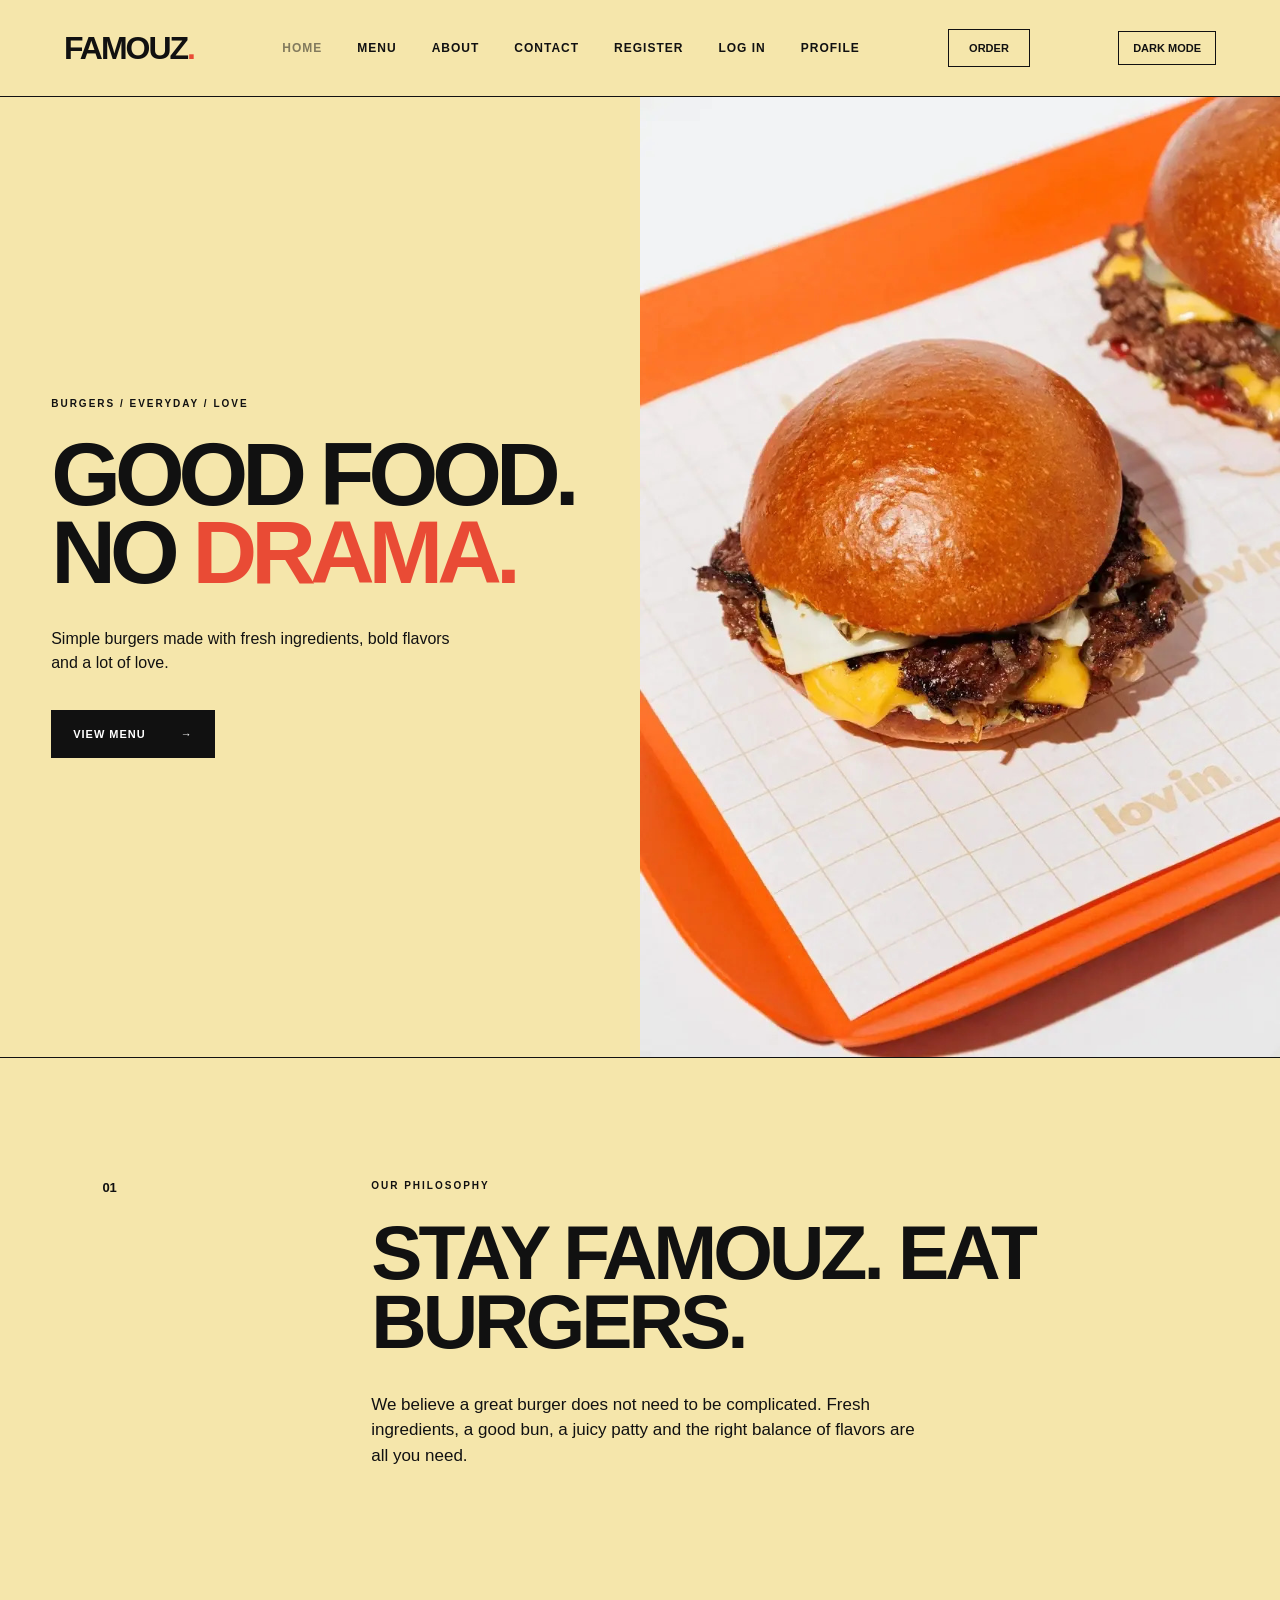
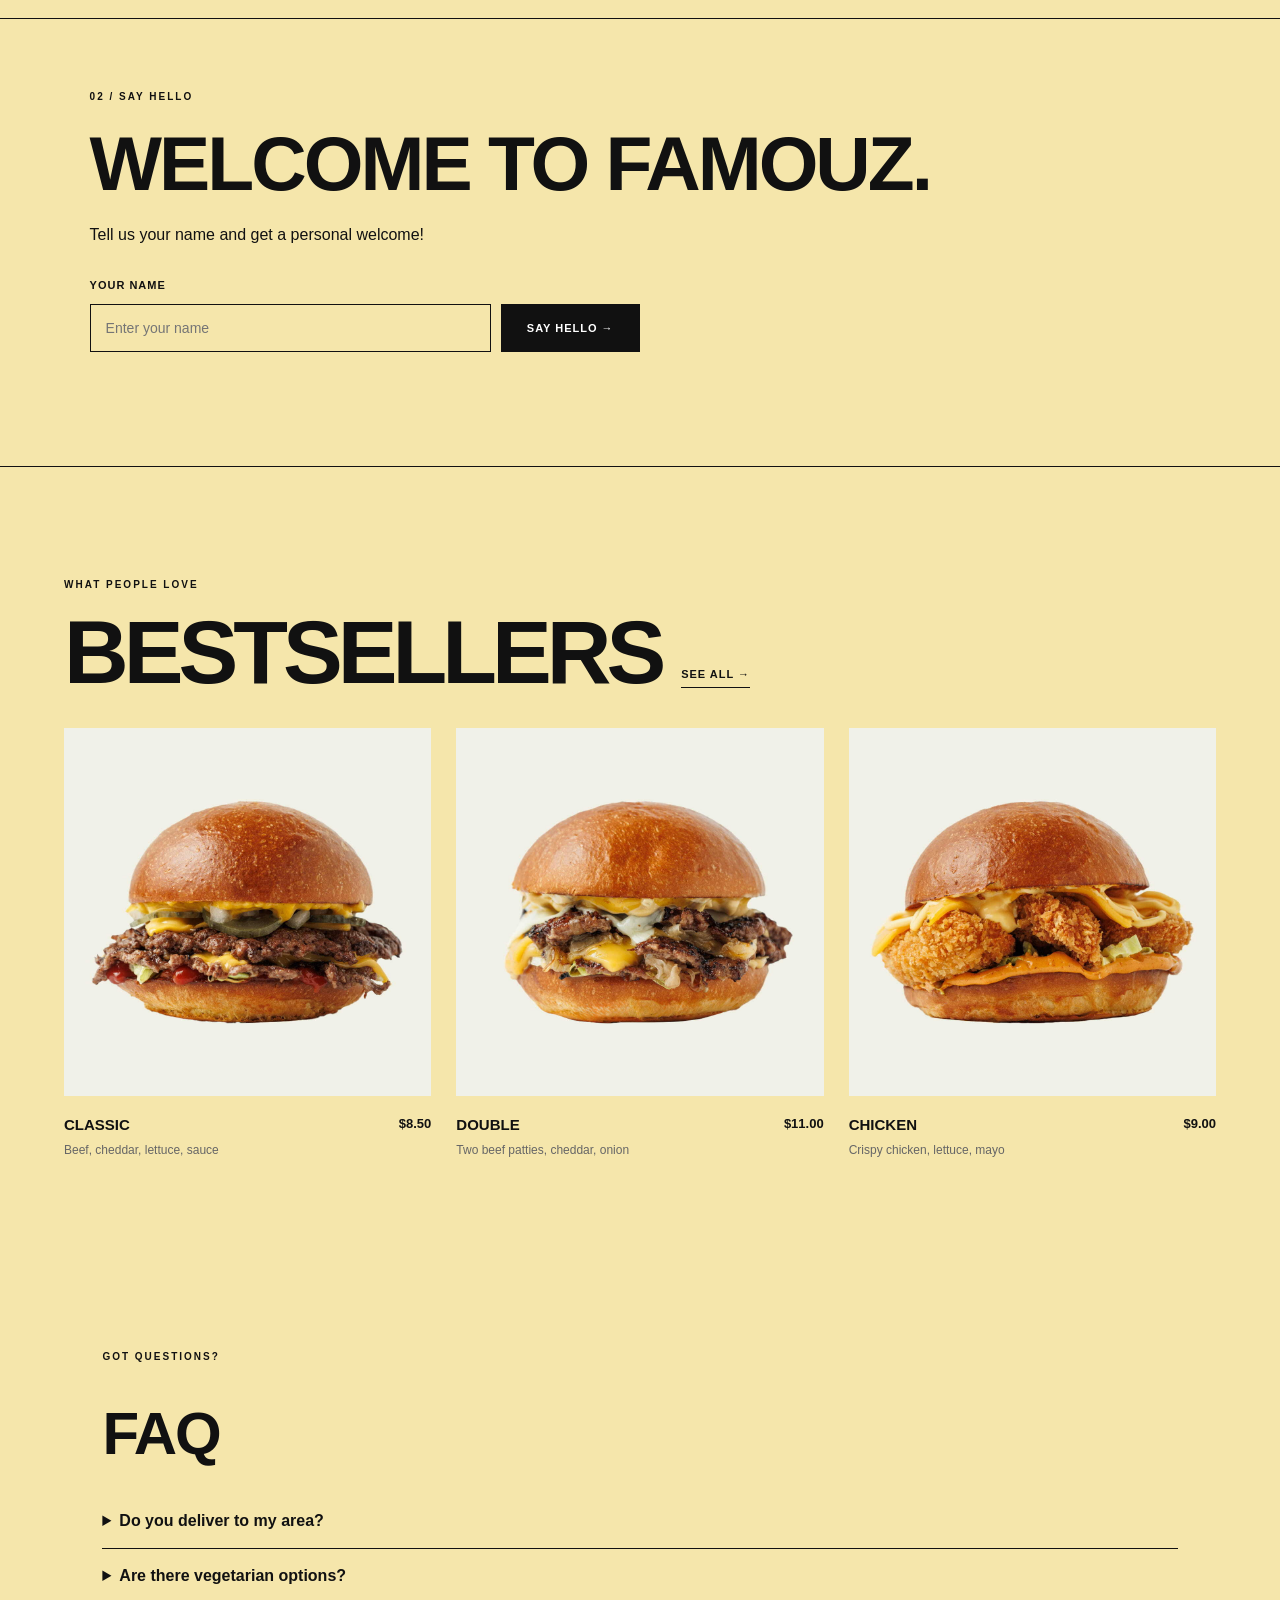
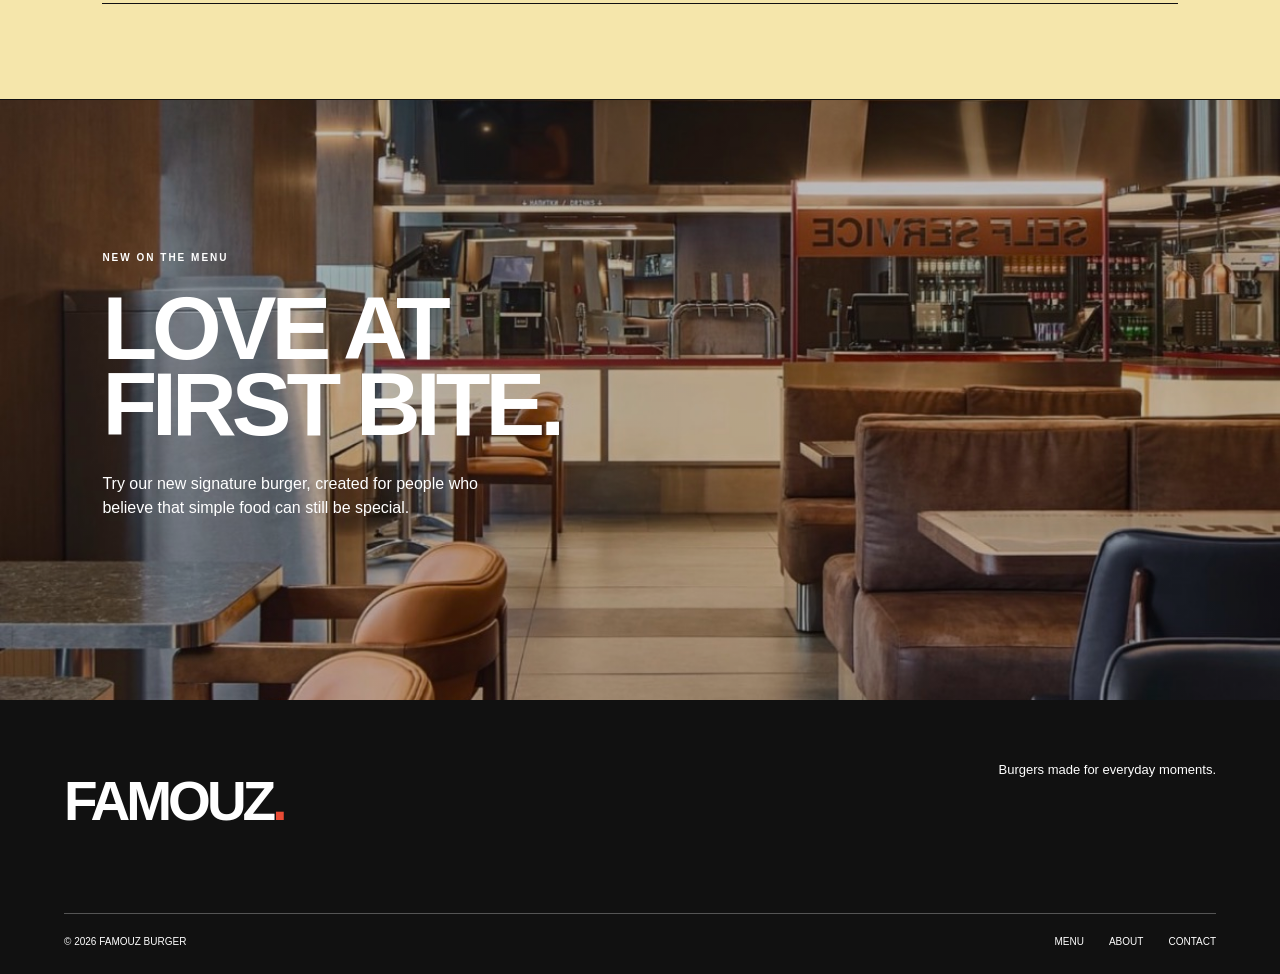
<file: index.html>
<!DOCTYPE html>
<html lang="en">

<head>
    <meta charset="UTF-8">
    <meta name="viewport" content="width=device-width, initial-scale=1.0">
    <meta name="description" content="FAMOUZ Burger — simple, fresh and delicious burgers for every day.">
    <title>FAMOUZ — Home</title>

    <link rel="stylesheet" href="css/index.css">
    <link rel="stylesheet" href="css/responsive.css">
    <link rel="stylesheet" href="css/common.css">
</head>

<body>

<header class="site-header">
    <a href="index.html" class="logo">FAMOUZ<span>.</span></a>

    <nav class="navigation" aria-label="Main navigation">
        <a href="index.html" aria-current="page">HOME</a>
        <a href="services.html">MENU</a>
        <a href="about.html">ABOUT</a>
        <a href="contact.html">CONTACT</a>
        <a href="register.html">REGISTER</a>
        <a href="login.html">LOG IN</a>
        <a href="profile.html">PROFILE</a>
    </nav>

    <a href="services.html" class="header-button">ORDER</a>
</header>

<main id="main-content">



    <section class="hero">
        <div class="hero-content">
            <p class="small-label">BURGERS / EVERYDAY / LOVE</p>

            <h1>
                GOOD FOOD.<br>
                NO <span>DRAMA.</span>
            </h1>

            <p class="hero-text">
                Simple burgers made with fresh ingredients,
                bold flavors and a lot of love.
            </p>

            <a href="services.html" class="main-button">
                VIEW MENU <span>→</span>
            </a>
        </div>

        <figure class="hero-image">
            <img src="images/blob.jpg" alt="Fresh cheeseburger on a table">
        </figure>
    </section>

    <section class="intro">
        <div class="intro-number">01</div>

        <div class="intro-content">
            <p class="section-label">OUR PHILOSOPHY</p>

            <h2>
                STAY FAMOUZ.
                EAT BURGERS.
            </h2>

            <p>
                We believe a great burger does not need to be complicated.
                Fresh ingredients, a good bun, a juicy patty and the right
                balance of flavors are all you need.
            </p>
        </div>
    </section>

    <section class="welcome-section">
        <p class="section-label">02 / SAY HELLO</p>
        
        <h2>WELCOME TO FAMOUZ.</h2>
        
        <p class="welcome-description">
            Tell us your name and get a personal welcome!
        </p>
        <label for="visitorName">YOUR NAME</label>
        <div class="welcome-form">
            <input type="text" id="visitorName" placeholder="Enter your name">
            <button type="button" id="welcomeBtn">
                SAY HELLO →
            </button>
        </div>
        <p id="welcomeMessage" aria-live="polite"></p>
    </section>


    <section class="bestsellers">
        <div class="section-heading">
            <div>
                <p class="section-label">WHAT PEOPLE LOVE</p>
                <h2>BESTSELLERS</h2>
            </div>

            <a href="services.html" class="text-link">
                SEE ALL →
            </a>
        </div>

        <div class="burger-grid">
            <article class="burger-card">
                <figure>
                    <img src="images/cheeseburger.jpg" alt="Classic cheeseburger">
                </figure>

                <div class="card-info">
                    <div>
                        <h3>CLASSIC</h3>
                        <p>Beef, cheddar, lettuce, sauce</p>
                    </div>

                    <strong>$8.50</strong>
                </div>
            </article>

            <article class="burger-card">
                <figure>
                    <img src="images/burger.jpg" alt="Double cheeseburger">
                </figure>

                <div class="card-info">
                    <div>
                        <h3>DOUBLE</h3>
                        <p>Two beef patties, cheddar, onion</p>
                    </div>

                    <strong>$11.00</strong>
                </div>
            </article>

            <article class="burger-card">
                <figure>
                    <img src="images/chicken.jpg" alt="Chicken burger">
                </figure>

                <div class="card-info">
                    <div>
                        <h3>CHICKEN</h3>
                        <p>Crispy chicken, lettuce, mayo</p>
                    </div>

                    <strong>$9.00</strong>
                </div>
            </article>
        </div>
    </section>

    <section class="faq-section">
        <p class="section-label">GOT QUESTIONS?</p>
        <h2>FAQ</h2>

        <details class="faq-item">
            <summary>Do you deliver to my area?</summary>
            <p>Yes, we deliver within 10km from any of our locations in under 30 minutes.</p>
        </details>

        <details class="faq-item">
            <summary>Are there vegetarian options?</summary>
            <p>Absolutely! We offer plant-based patties for all our signature burgers.</p>
        </details>
    </section>

    <section class="promo">
        <div class="promo-content">
            <p class="section-label">NEW ON THE MENU</p>

            <h2>
                LOVE AT<br>
                FIRST BITE.
            </h2>

            <p>
                Try our new signature burger,
                created for people who believe
                that simple food can still be special.
            </p>
        </div>
    </section>

</main>

<footer class="footer">
    <div class="footer-top">
        <a href="index.html" class="footer-logo">FAMOUZ<span>.</span></a>

        <p>
            Burgers made for everyday moments.
        </p>
    </div>

    <div class="footer-bottom">
        <div>
            <span>© 2026 FAMOUZ BURGER</span>
        </div>

        <div class="footer-links">
            <a href="services.html">MENU</a>
            <a href="about.html">ABOUT</a>
            <a href="contact.html">CONTACT</a>
        </div>

    </div>
</footer>
<script src="https://code.jquery.com/jquery-3.7.1.min.js"></script>
<script src="js/home-interaction.js" defer></script>

<script src="js/theme.js"></script>
</body>
</html>
</file>
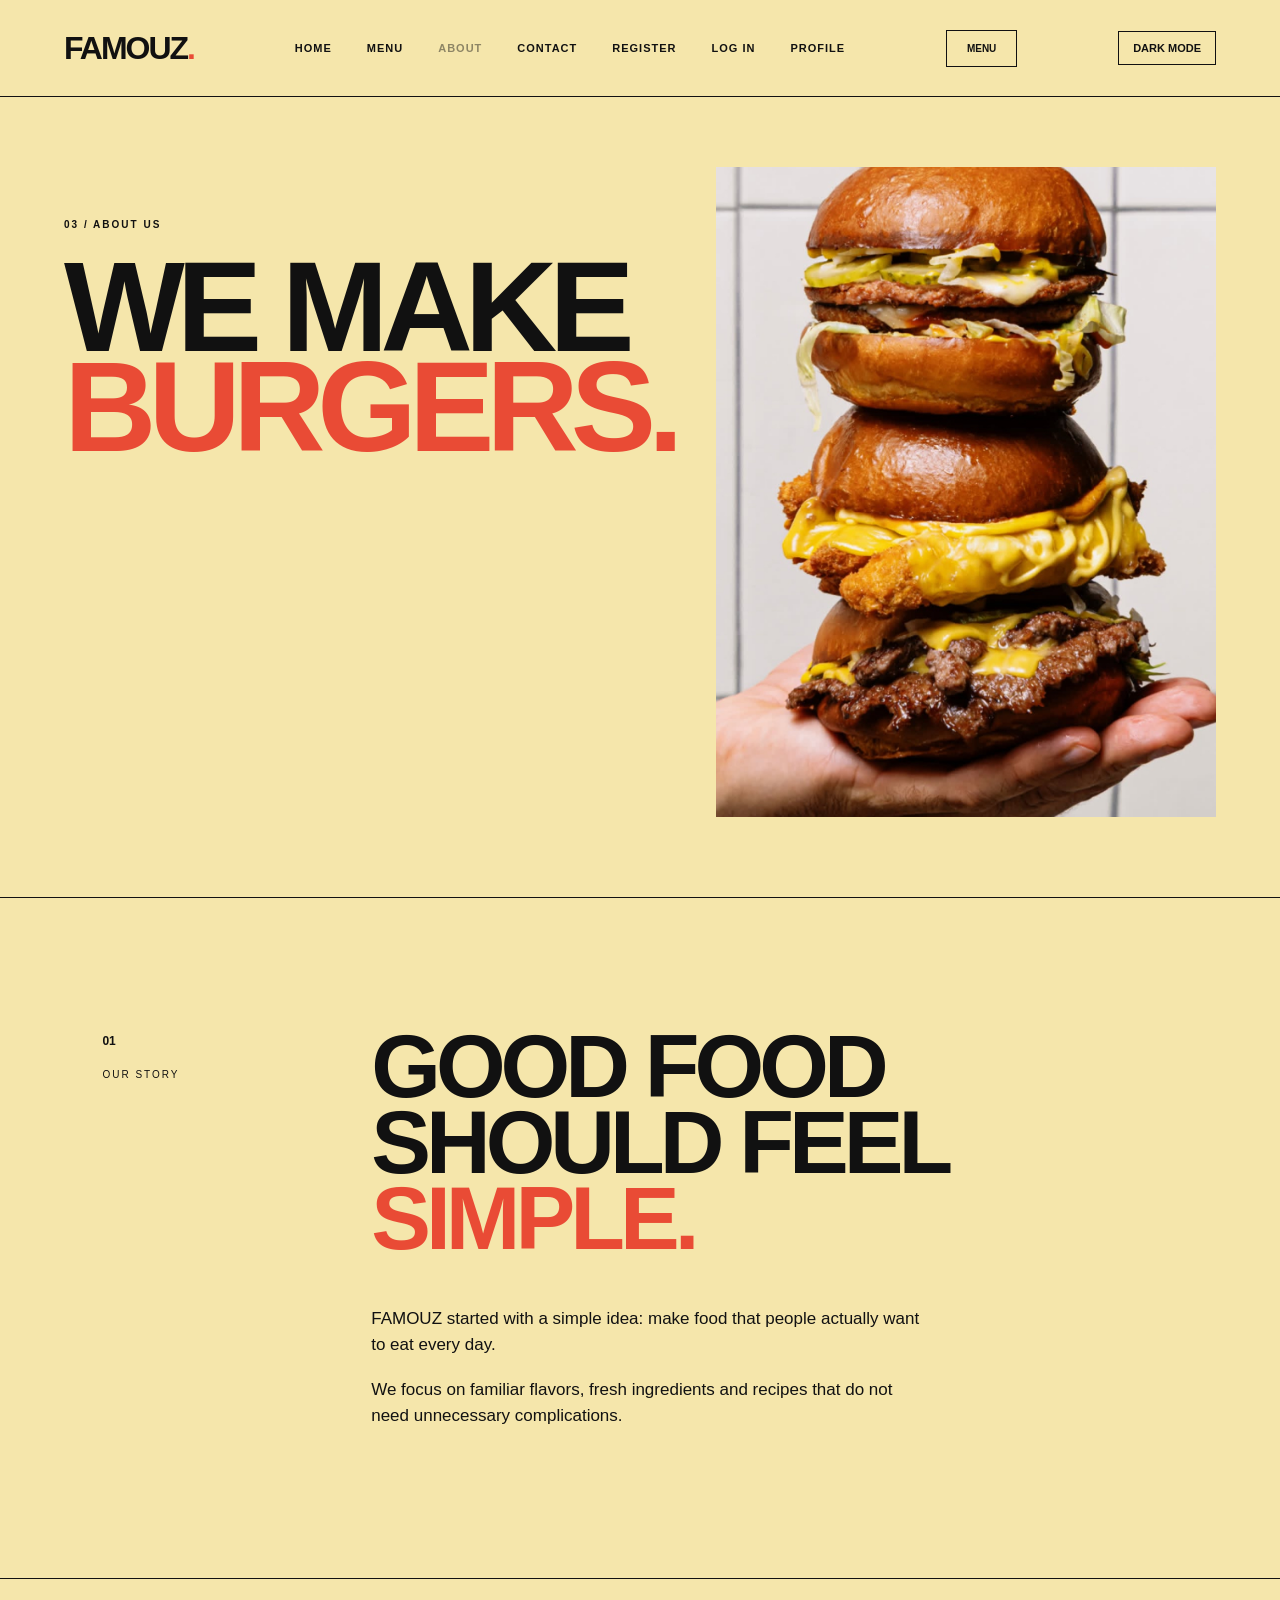
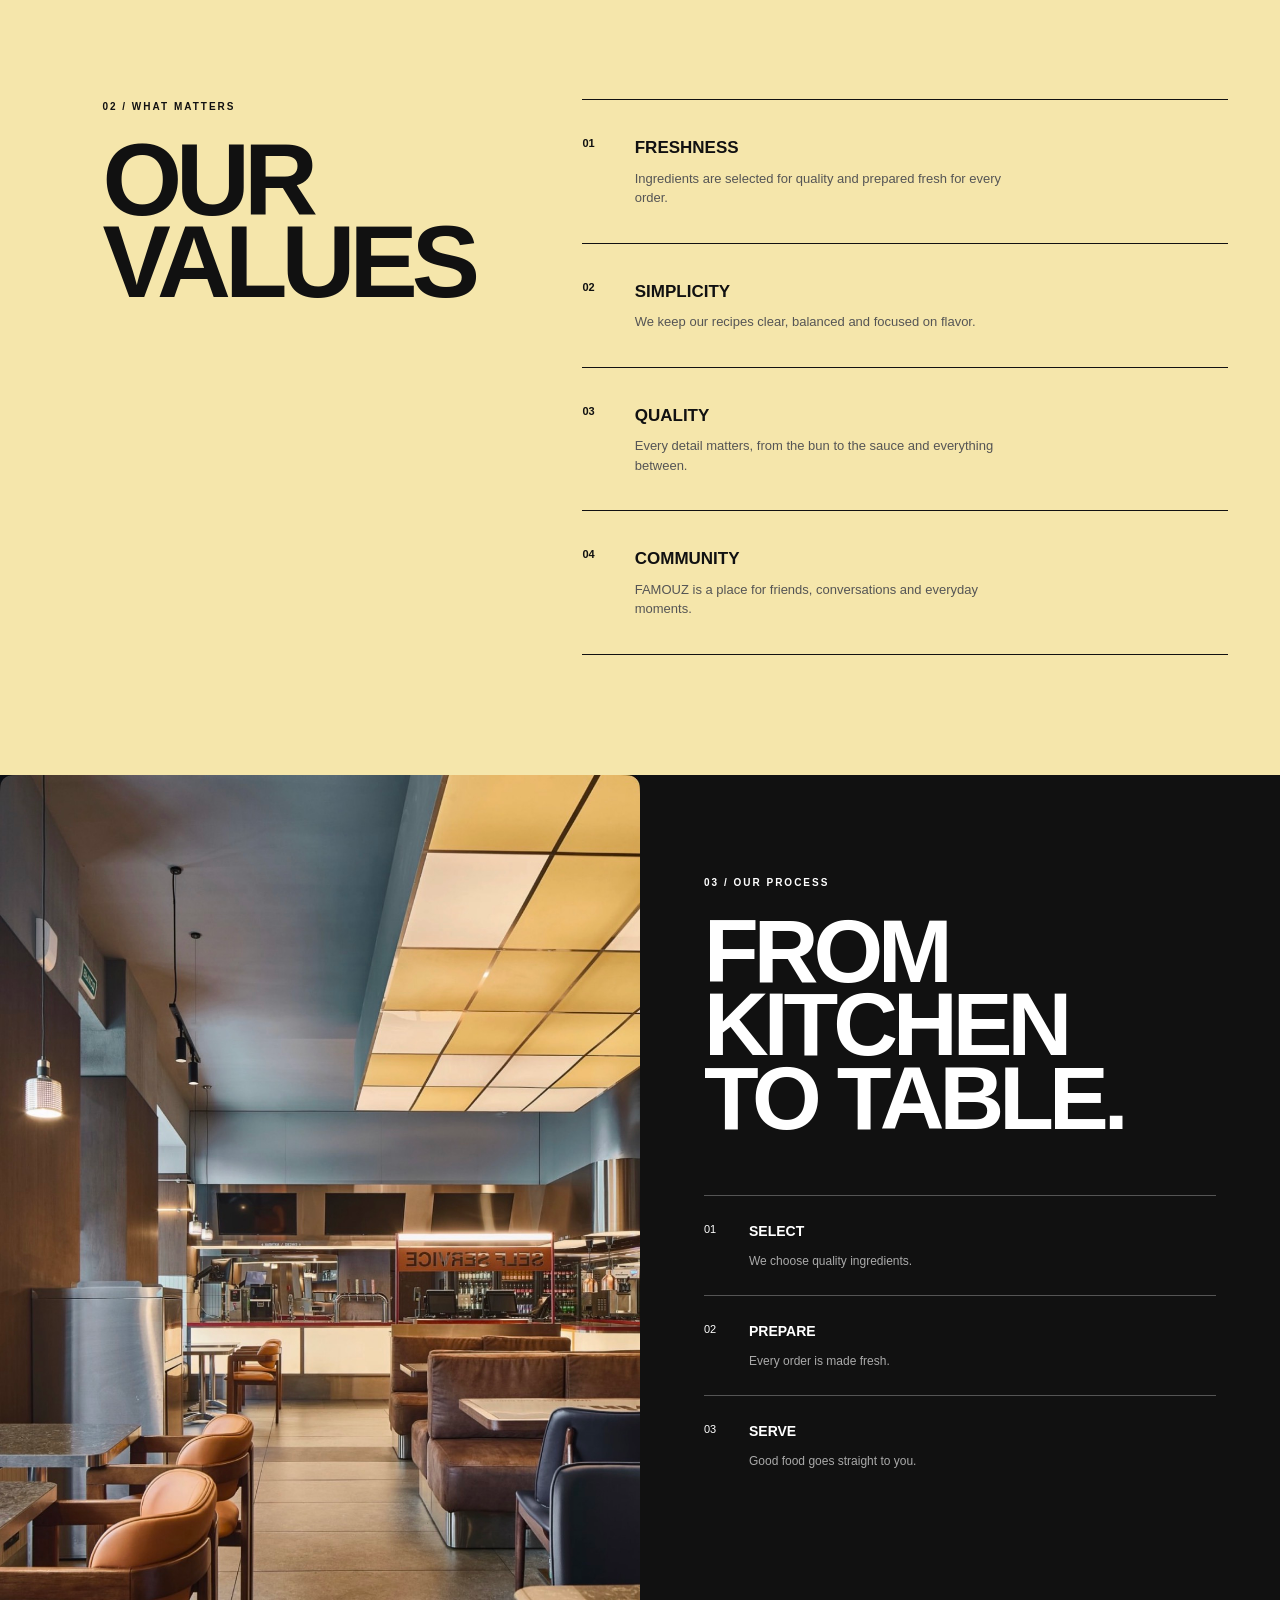
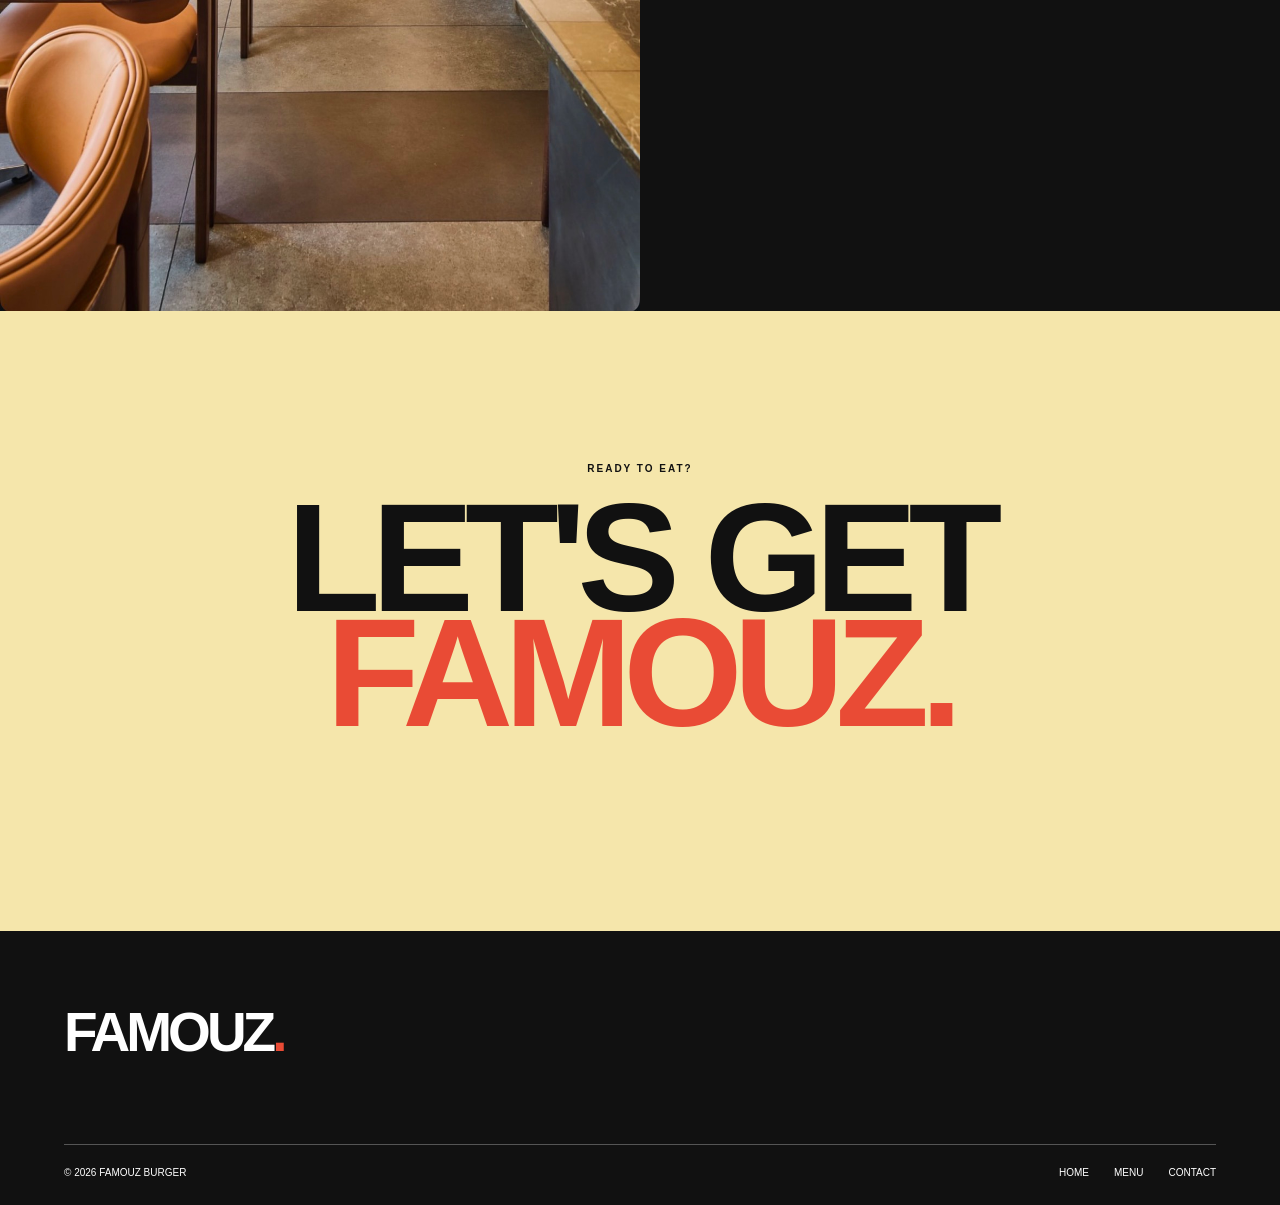
<file: about.html>
<!DOCTYPE html>
<html lang="en">

<head>
    <meta charset="UTF-8">
    <meta name="viewport" content="width=device-width, initial-scale=1.0">
    <meta name="description" content="Learn more about FAMOUZ Burger and our philosophy.">
    <title>FAMOUZ — About Us</title>

    <link rel="stylesheet" href="css/about.css">
    <link rel="stylesheet" href="css/responsive.css">
    <link rel="stylesheet" href="css/common.css">
</head>

<body>

<header class="site-header">
    <a href="index.html" class="logo">
        FAMOUZ<span>.</span>
    </a>

    <nav class="navigation" aria-label="Main navigation">
        <a href="index.html">HOME</a>
        <a href="services.html">MENU</a>
        <a href="about.html" aria-current="page">ABOUT</a>
        <a href="contact.html">CONTACT</a>
        <a href="register.html">REGISTER</a>
        <a href="login.html">LOG IN</a>
        <a href="profile.html">PROFILE</a>
    </nav>

    <a href="services.html" class="header-button">
        MENU
    </a>
</header>

<main id="main-content">

    <section class="about-hero">
        <div class="about-title">
            <p class="section-label">03 / ABOUT US</p>
            <h1>
                WE MAKE<br>
                <span>BURGERS.</span>
            </h1>
        </div>

        <figure class="about-main-image">
            <img src="images/bu.jpg" alt="Cheeseburger with lettuce and pickles">
        </figure>
    </section>

    <section class="story">
        <div class="story-label">
            <span>01</span>
            <p>OUR STORY</p>
        </div>

        <article class="story-content">
            <h2>
                GOOD FOOD
                SHOULD FEEL
                <em>SIMPLE.</em>
            </h2>

            <p>
                FAMOUZ started with a simple idea:
                make food that people actually want
                to eat every day.
            </p>

            <p>
                We focus on familiar flavors,
                fresh ingredients and recipes
                that do not need unnecessary
                complications.
            </p>
        </article>
    </section>

    <section class="values">
        <div class="values-heading">
            <p class="section-label">02 / WHAT MATTERS</p>
            <h2>
                OUR<br>
                VALUES
            </h2>
        </div>

        <div class="values-list">
            <article class="value">
                <span>01</span>
                <div>
                    <h3>FRESHNESS</h3>
                    <p>
                        Ingredients are selected
                        for quality and prepared
                        fresh for every order.
                    </p>
                </div>
            </article>

            <article class="value">
                <span>02</span>
                <div>
                    <h3>SIMPLICITY</h3>
                    <p>
                        We keep our recipes clear,
                        balanced and focused
                        on flavor.
                    </p>
                </div>
            </article>

            <article class="value">
                <span>03</span>
                <div>
                    <h3>QUALITY</h3>
                    <p>
                        Every detail matters,
                        from the bun to the sauce
                        and everything between.
                    </p>
                </div>
            </article>

            <article class="value">
                <span>04</span>
                <div>
                    <h3>COMMUNITY</h3>
                    <p>
                        FAMOUZ is a place for friends,
                        conversations and everyday
                        moments.
                    </p>
                </div>
            </article>
        </div>
    </section>

    <section class="process">
        <figure class="process-image">
            <img src="images/interior.jpg" alt="Restaurant dining area with tables and chairs">
        </figure>

        <div class="process-content">
            <p class="section-label">03 / OUR PROCESS</p>

            <h2>
                FROM<br>
                KITCHEN<br>
                TO TABLE.
            </h2>

            <ol class="process-list">
                <li>
                    <span>01</span>
                    <strong>SELECT</strong>
                    <p>We choose quality ingredients.</p>
                </li>

                <li>
                    <span>02</span>
                    <strong>PREPARE</strong>
                    <p>Every order is made fresh.</p>
                </li>

                <li>
                    <span>03</span>
                    <strong>SERVE</strong>
                    <p>Good food goes straight to you.</p>
                </li>
            </ol>
        </div>
    </section>

    <section class="about-cta">
        <p class="section-label">
            READY TO EAT?
        </p>

        <h2>
            LET'S GET<br>
            <span>FAMOUZ.</span>
        </h2>
    </section>

</main>

<footer class="footer">
    <div class="footer-top">
        <a href="index.html" class="footer-logo">
            FAMOUZ<span>.</span>
        </a>
    </div>

    <div class="footer-bottom">
        <span>© 2026 FAMOUZ BURGER</span>

        <div class="footer-links">
            <a href="index.html">HOME</a>
            <a href="services.html">MENU</a>
            <a href="contact.html">CONTACT</a>
        </div>
    </div>
</footer>

<script src="js/theme.js"></script>
</body>
</html>
</file>
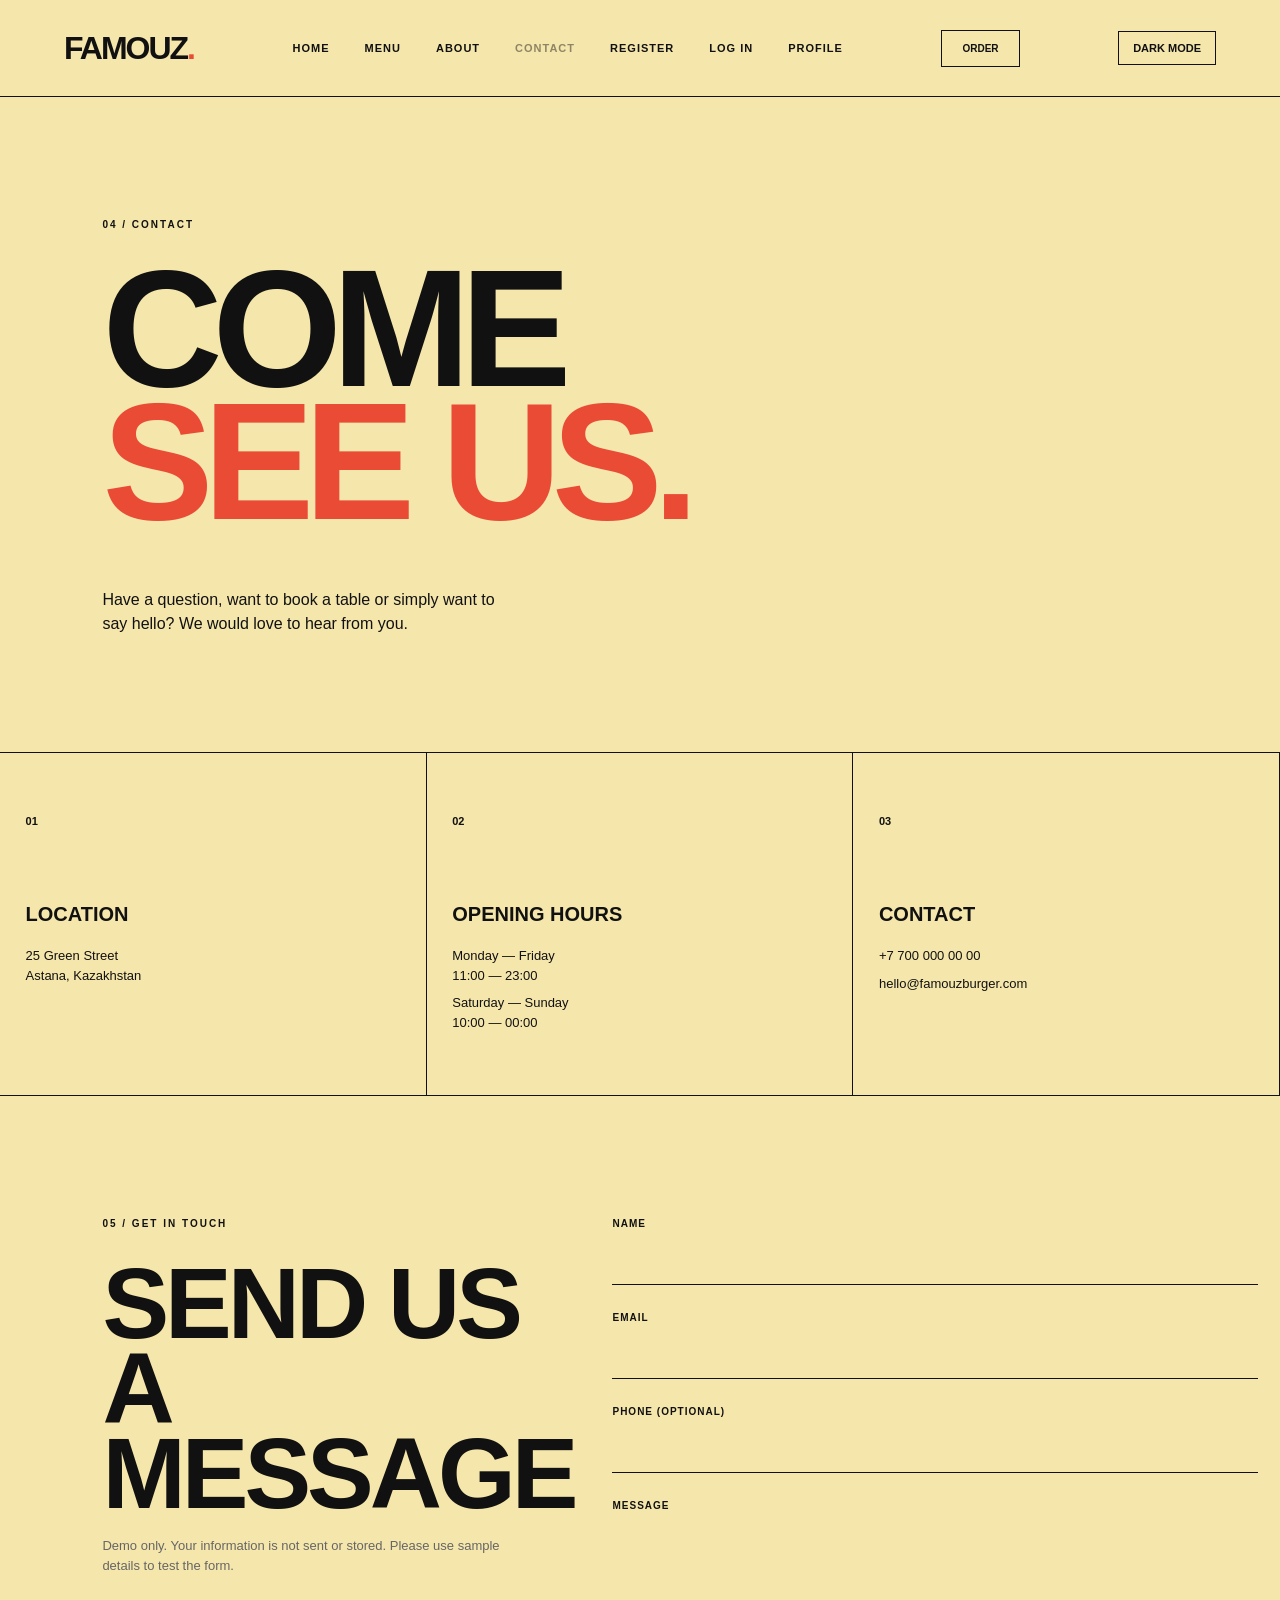
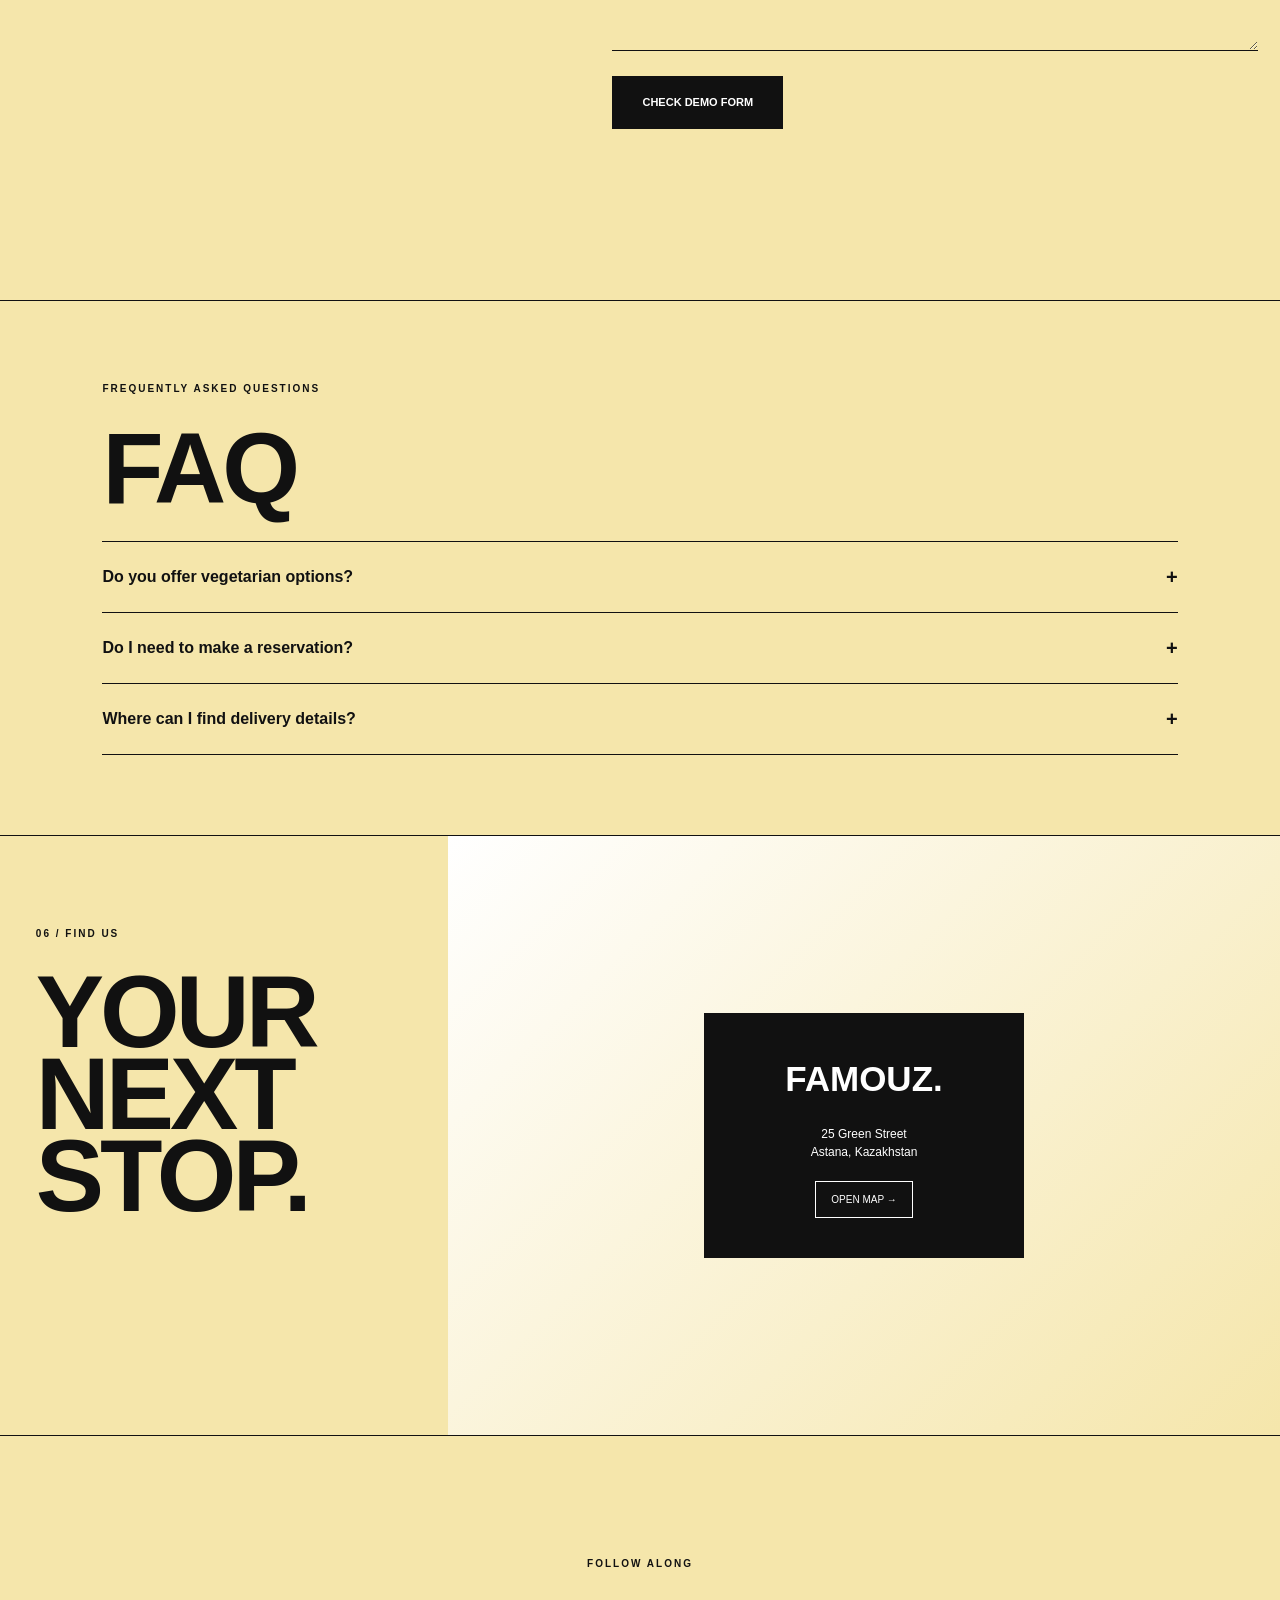
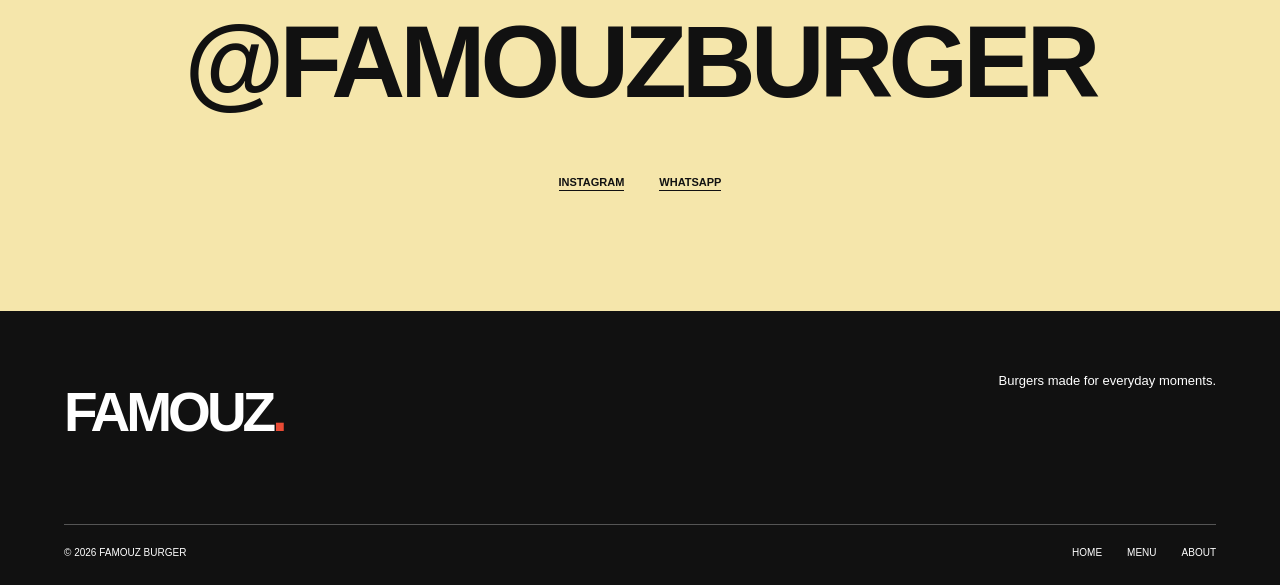
<file: contact.html>
<!DOCTYPE html>
<html lang="en">

<head>
    <meta charset="UTF-8">
    <meta name="viewport" content="width=device-width, initial-scale=1.0">
    <meta name="description" content="Contact FAMOUZ Burger, find our location in Astana and ask questions.">
    <title>Contact | FAMOUZ Burger</title>

    <link href="https://cdn.jsdelivr.net/npm/bootstrap@5.3.3/dist/css/bootstrap.min.css" rel="stylesheet">
    <link rel="stylesheet" href="css/contact.css">
    <link rel="stylesheet" href="css/responsive.css">

    <link rel="stylesheet" href="css/common.css">
</head>

<body>

<header class="site-header">
    <a href="index.html" class="logo">
        FAMOUZ<span>.</span>
    </a>

    <nav class="navigation" aria-label="Main navigation">
        <a href="index.html">HOME</a>
        <a href="services.html">MENU</a>
        <a href="about.html">ABOUT</a>
        <a href="contact.html" aria-current="page">CONTACT</a>
        <a href="register.html">REGISTER</a>
        <a href="login.html">LOG IN</a>
        <a href="profile.html">PROFILE</a>
    </nav>

    <a href="services.html" class="header-button">
        ORDER
    </a>
</header>

<main id="main-content">

    <section class="contact-hero">
        <p class="section-label">04 / CONTACT</p>
        <h1>
            COME<br>
            <span>SEE US.</span>
        </h1>
        <p class="hero-description">
            Have a question, want to book a table or simply want to say hello?
            We would love to hear from you.
        </p>
    </section>

    <section class="contact-info">
        <article class="info-card">
            <span class="number">01</span>
            <h2>LOCATION</h2>
            <address>
                25 Green Street<br>
                Astana, Kazakhstan
            </address>
        </article>

        <article class="info-card">
            <span class="number">02</span>
            <h2>OPENING HOURS</h2>
            <p>
                Monday — Friday<br>
                11:00 — 23:00
            </p>
            <p>
                Saturday — Sunday<br>
                10:00 — 00:00
            </p>
        </article>

        <article class="info-card">
            <span class="number">03</span>
            <h2>CONTACT</h2>
            <p>+7 700 000 00 00</p>
            <p>hello@famouzburger.com</p>
        </article>
    </section>

    <section class="contact-form-section">
        <div class="form-intro">
            <p class="section-label">05 / GET IN TOUCH</p>
            <h2>SEND US A MESSAGE</h2>
            <p id="demo-note">
                Demo only. Your information is not sent or stored.
                Please use sample details to test the form.
            </p>
        </div>

        
         <form class="contact-form" action="demo-result.html" method="get" aria-describedby="demo-note" id="contactForm" novalidate>
            <div class="form-group">
                <label for="full-name">NAME</label>
                <input id="full-name" name="name" type="text" 
                autocomplete="name" required minlength="2"
                class="form-control">
                <div class="invalid-feedback">Please enter at least 2 characters for your name.</div>
            </div>

            <div class="form-group">
                <label for="email">EMAIL</label>
                <input id="email" name="email" type="email"
                autocomplete="email" required
                class="form-control">
                <div class="invalid-feedback">Please enter a valid email address.</div>
            </div>
            <div class="form-group">
                <label for="phone">PHONE (OPTIONAL)</label>
                <input id="phone" name="phone" type="tel" autocomplete="tel" class="form-control">
                <div class="invalid-feedback">Enter a valid phone number with 7–15 digits.</div>
            </div>
            <div class="form-group">
                <label for="message">MESSAGE</label>
                <textarea id="message" name="message" rows="5"
                required minlength="10" maxlength="500"
                class="form-control"></textarea>
                <div class="invalid-feedback">Your message must contain 10–500 characters.</div>
            </div>
            <div class="form-submit">
                <button type="submit">CHECK DEMO FORM</button>
            </div>
            <p id="contactFeedback" role="status" aria-live="polite"></p>
        </form>
    </section>
    <section class="faq-section" id="faq">
        <div class="faq-heading">
            <p class="section-label">FREQUENTLY ASKED QUESTIONS</p>
            <h2>FAQ</h2>
        </div>
        
        <div class="faq-list">
            
            <div class="faq-item">
                <button type="button" class="faq-question" aria-expanded="false" aria-controls="faq-answer-1">
                    Do you offer vegetarian options?
                </button>
                
                <p class="faq-answer" id="faq-answer-1" hidden>
                    Yes, we have a special Veggie Burger with a
                    fresh vegetable patty, avocado, and house sauce.
                </p>
            </div>
            
            <div class="faq-item">
                <button type="button" class="faq-question" aria-expanded="false" aria-controls="faq-answer-2">
                    Do I need to make a reservation?
                </button>
                <p class="faq-answer" id="faq-answer-2" hidden>
                    Walk-ins are always welcome! However,
                    for groups of 6 or more, we recommend contacting
                    us in advance.
                </p>
            </div>
            
            <div class="faq-item">
                <button type="button" class="faq-question" aria-expanded="false" aria-controls="faq-answer-3">
                Where can I find delivery details?
            </button>
            
            <p class="faq-answer" id="faq-answer-3" hidden>
                You can place an order directly through our
                partners or call our restaurant number for
                takeaway pickup.
            </p>
        </div>
    </div>
    <p id="faqStatus" class="faq-status" role="status" aria-live="polite"></p>
</section>


    <section class="location-section">
        <div class="location-title">
            <p class="section-label">06 / FIND US</p>
            <h2>
                YOUR<br>
                NEXT<br>
                STOP.
            </h2>
        </div>

        <div class="map-placeholder">
            <div class="map-content">
                <span>FAMOUZ.</span>
                <p>
                    25 Green Street<br>
                    Astana, Kazakhstan
                </p>
                <a href="https://maps.app.goo.gl/evHBcY8yZ96JdPRX8" class="map-button" target="_blank" rel="noopener">
                    OPEN MAP →
                </a>
            </div>
        </div>
    </section>

    <section class="social-section">
        <p class="section-label">FOLLOW ALONG</p>
        <h2>@FAMOUZBURGER</h2>
        <div class="social-links">
            <a href="https://www.instagram.com/planb_burgerkz" target="_blank" rel="noopener">INSTAGRAM</a>
            <a href="https://wa.me/77076119723" target="_blank" rel="noopener">WHATSAPP</a>
        </div>
    </section>

</main>

<footer class="footer">
    <div class="footer-top">
        <a href="index.html" class="footer-logo">
            FAMOUZ<span>.</span>
        </a>
        <p>Burgers made for everyday moments.</p>
    </div>

    <div class="footer-bottom">
        <span>© 2026 FAMOUZ BURGER</span>
        <div class="footer-links">
            <a href="index.html">HOME</a>
            <a href="services.html">MENU</a>
            <a href="about.html">ABOUT</a>
        </div>
    </div>
</footer>

<script src="https://code.jquery.com/jquery-3.7.1.min.js"></script>
<script src="js/contact-validation.js"></script>
<script src="js/faq.js" defer></script>

<script src="js/theme.js"></script>
</body>
</html>
</file>
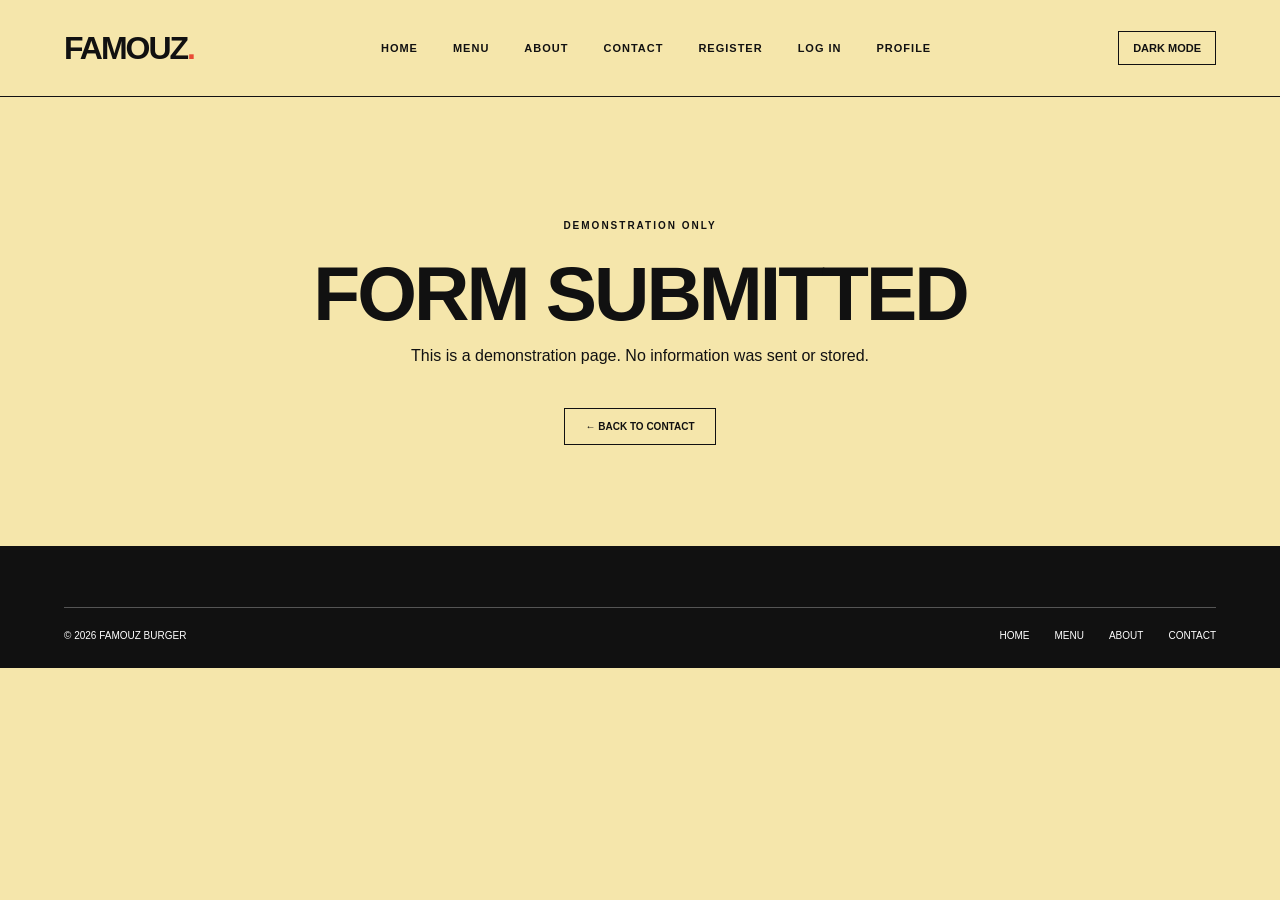
<file: demo-result.html>
<!DOCTYPE html>
<html lang="en">

<head>
    <meta charset="UTF-8">
    <meta name="viewport" content="width=device-width, initial-scale=1.0">
    <meta name="description" content="Demo submission result page for FAMOUZ Burger.">
    <title>Demo Result | FAMOUZ Burger</title>

    <link rel="stylesheet" href="css/contact.css">
    <link rel="stylesheet" href="css/responsive.css">
    <link rel="stylesheet" href="css/common.css">
</head>

<body>

<header class="site-header">
    <a href="index.html" class="logo">
        FAMOUZ<span>.</span>
    </a>

    <nav class="navigation" aria-label="Main navigation">
        <a href="index.html">HOME</a>
        <a href="services.html">MENU</a>
        <a href="about.html">ABOUT</a>
        <a href="contact.html">CONTACT</a>
        <a href="register.html">REGISTER</a>
        <a href="login.html">LOG IN</a>
        <a href="profile.html">PROFILE</a>
    </nav>
</header>

<main id="main-content">
    <section class="contact-hero" style="text-align: center; min-height: 50vh; display: flex; flex-direction: column; justify-content: center; align-items: center;">
        <p class="section-label">DEMONSTRATION ONLY</p>
        <h1 style="font-size: clamp(40px, 6vw, 80px); letter-spacing: -3px; margin-bottom: 20px;">
            FORM SUBMITTED
        </h1>
        <p class="hero-description" style="margin-top: 0; max-width: 500px; margin-bottom: 40px;">
            This is a demonstration page. No information was sent or stored.
        </p>
        <a href="contact.html" class="header-button" style="display: inline-block;">
            ← BACK TO CONTACT
        </a>
    </section>
</main>

<footer class="footer">
    <div class="footer-bottom">
        <span>© 2026 FAMOUZ BURGER</span>
        <div class="footer-links">
            <a href="index.html">HOME</a>
            <a href="services.html">MENU</a>
            <a href="about.html">ABOUT</a>
            <a href="contact.html">CONTACT</a>
        </div>
    </div>
</footer>

<script src="js/theme.js"></script>
</body>
</html>
</file>
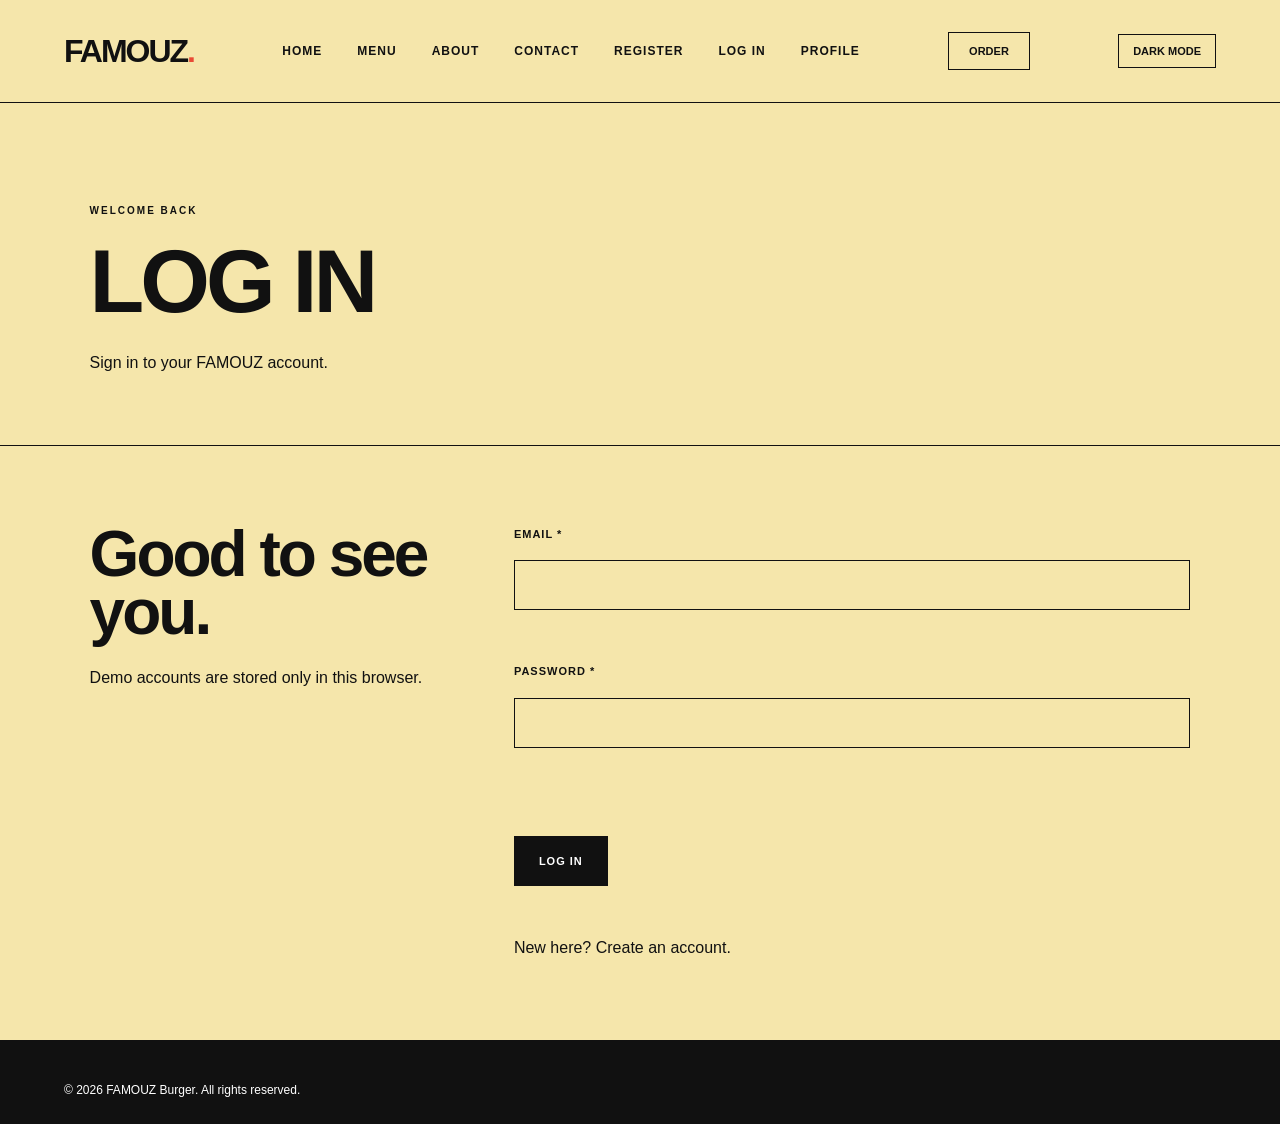
<file: login.html>
<!doctype html><html lang="en"><head><meta charset="utf-8"><meta name="viewport" content="width=device-width, initial-scale=1"><title>FAMOUZ — ACCOUNT</title><link rel="stylesheet" href="css/contact.css"><link rel="stylesheet" href="css/register.css"><link rel="stylesheet" href="css/responsive.css"><link rel="stylesheet" href="css/common.css"></head><body class="register-page"><header class="site-header"><a href="index.html" class="logo">FAMOUZ<span>.</span></a><nav class="navigation" aria-label="Main navigation"><a href="index.html">HOME</a><a href="services.html">MENU</a><a href="about.html">ABOUT</a><a href="contact.html">CONTACT</a><a href="register.html">REGISTER</a><a href="login.html">LOG IN</a><a href="profile.html">PROFILE</a></nav><a href="services.html" class="register-order-button">ORDER</a></header><main><section class="contact-hero"><p class="section-label">WELCOME BACK</p><h1>LOG IN</h1><p>Sign in to your FAMOUZ account.</p></section><section class="contact-form-section register-section"><div class="form-intro"><h2>Good to see you.</h2><p>Demo accounts are stored only in this browser.</p></div><form id="loginForm" class="contact-form" novalidate><div class="form-group"><label for="loginEmail">EMAIL *</label><input class="form-control" id="loginEmail" type="email" required autocomplete="email"></div><div class="form-group"><label for="loginPassword">PASSWORD *</label><input class="form-control" id="loginPassword" type="password" required autocomplete="current-password"></div><div class="register-actions"><button type="submit">LOG IN</button></div><p id="loginFeedback" role="alert"></p><p>New here? <a href="register.html">Create an account</a>.</p></form></section></main><footer class="footer"><p>© 2026 FAMOUZ Burger. All rights reserved.</p></footer><script src="js/theme.js"></script><script src="js/account.js"></script></body></html>
</file>
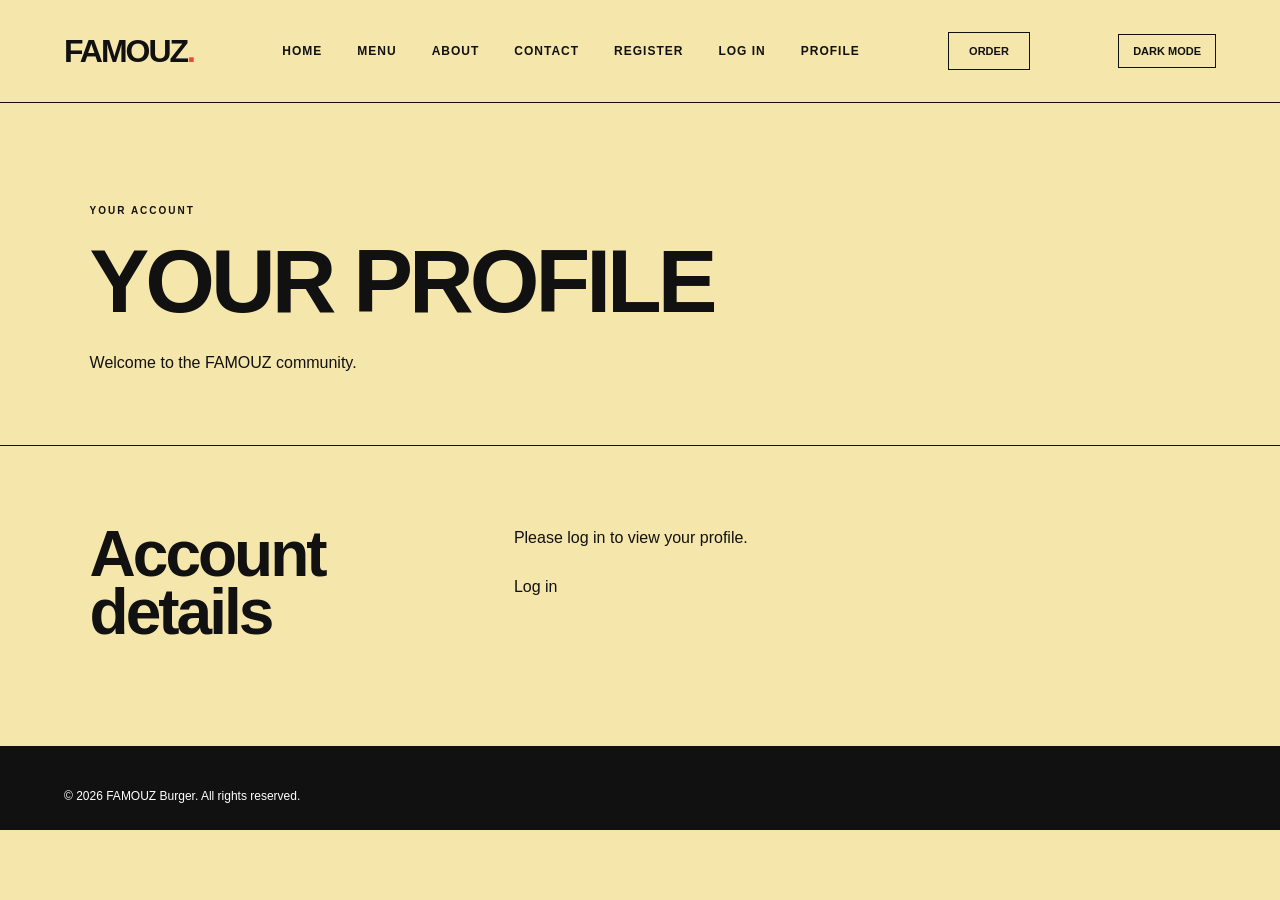
<file: profile.html>
<!doctype html><html lang="en"><head><meta charset="utf-8"><meta name="viewport" content="width=device-width, initial-scale=1"><title>FAMOUZ — ACCOUNT</title><link rel="stylesheet" href="css/contact.css"><link rel="stylesheet" href="css/register.css"><link rel="stylesheet" href="css/responsive.css"><link rel="stylesheet" href="css/common.css"></head><body class="register-page"><header class="site-header"><a href="index.html" class="logo">FAMOUZ<span>.</span></a><nav class="navigation" aria-label="Main navigation"><a href="index.html">HOME</a><a href="services.html">MENU</a><a href="about.html">ABOUT</a><a href="contact.html">CONTACT</a><a href="register.html">REGISTER</a><a href="login.html">LOG IN</a><a href="profile.html">PROFILE</a></nav><a href="services.html" class="register-order-button">ORDER</a></header><main><section class="contact-hero"><p class="section-label">YOUR ACCOUNT</p><h1>YOUR PROFILE</h1><p>Welcome to the FAMOUZ community.</p></section><section class="contact-form-section register-section"><div class="form-intro"><h2>Account details</h2></div><div id="profileContent" class="contact-form" aria-live="polite"></div></section></main><footer class="footer"><p>© 2026 FAMOUZ Burger. All rights reserved.</p></footer><script src="js/theme.js"></script><script src="js/account.js"></script></body></html>
</file>
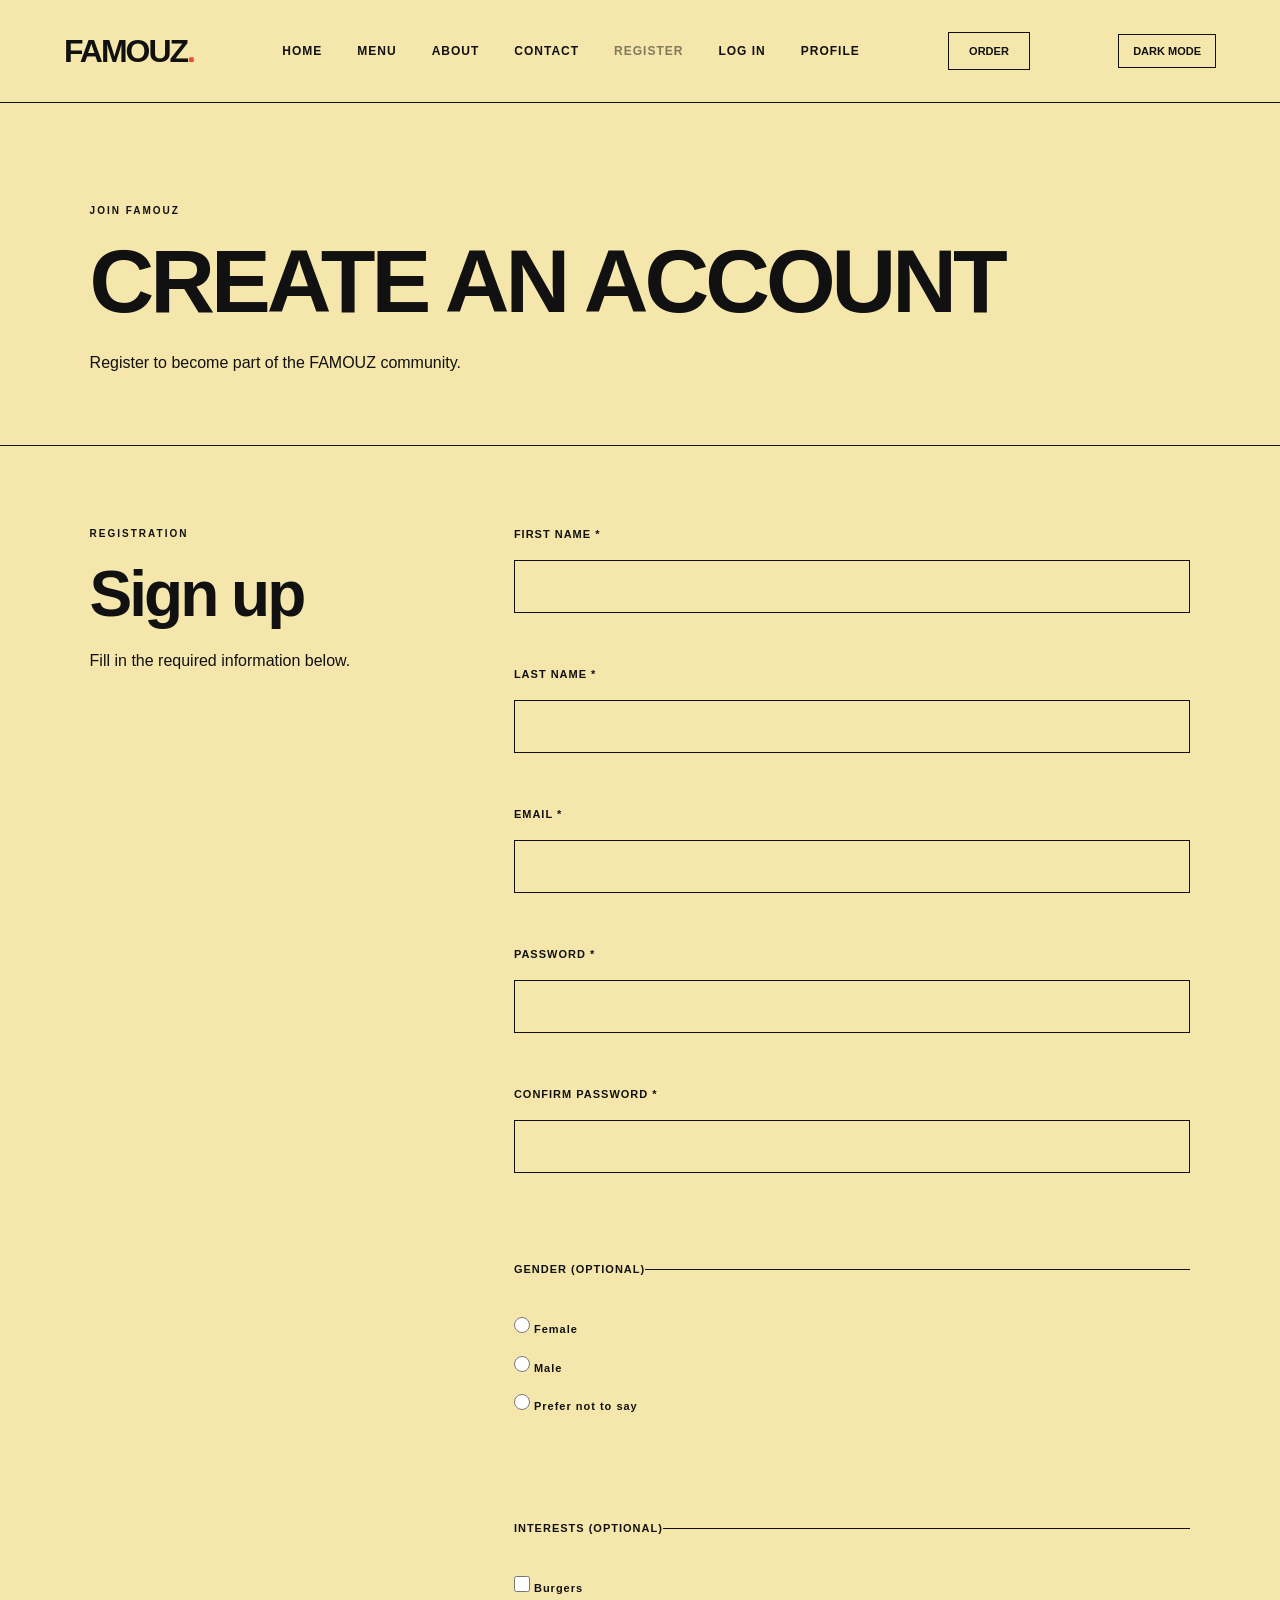
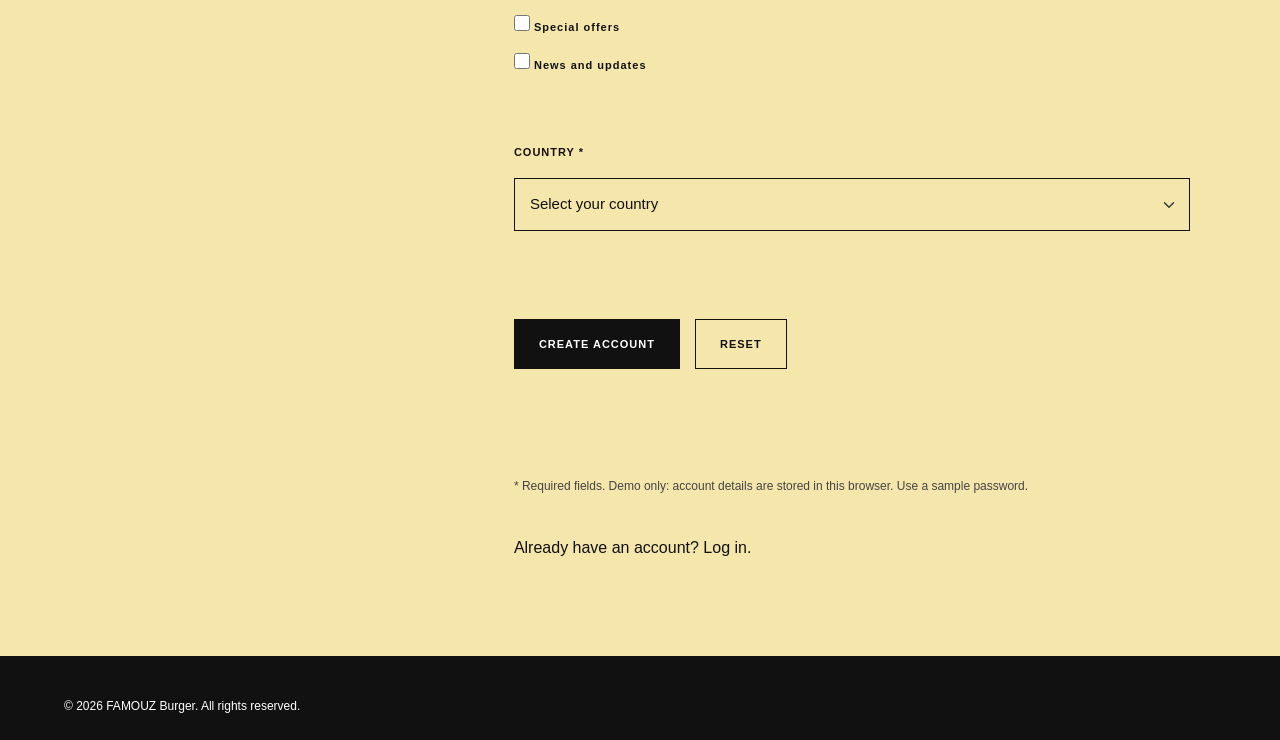
<file: register.html>
<!DOCTYPE html>
<html lang="en">
<head>
    <meta charset="UTF-8">
    <meta name="viewport" content="width=device-width, initial-scale=1.0">
    <title>FAMOUZ — Register</title>

    <link href="https://cdn.jsdelivr.net/npm/bootstrap@5.3.3/dist/css/bootstrap.min.css" rel="stylesheet">
    <link rel="stylesheet" href="css/contact.css">
    <link rel="stylesheet" href="css/register.css">
    <link rel="stylesheet" href="css/responsive.css">
    <link rel="stylesheet" href="css/common.css">
</head>
<body class="register-page">

<header class="site-header">
    <a href="index.html" class="logo">FAMOUZ<span>.</span></a>

    <nav class="navigation" aria-label="Main navigation">
        <a href="index.html">HOME</a>
        <a href="services.html">MENU</a>
        <a href="about.html">ABOUT</a>
        <a href="contact.html">CONTACT</a>
        <a href="register.html" aria-current="page">REGISTER</a>
        <a href="login.html">LOG IN</a>
        <a href="profile.html">PROFILE</a>
    </nav>

    <a href="services.html" class="register-order-button">ORDER</a>
</header>

<main>
    <section class="contact-hero">
        <p class="section-label">JOIN FAMOUZ</p>
        <h1>CREATE AN ACCOUNT</h1>
        <p>Register to become part of the FAMOUZ community.</p>
    </section>

    <section class="contact-form-section register-section">
        <div class="form-intro">
            <p class="section-label">REGISTRATION</p>
            <h2>Sign up</h2>
            <p>Fill in the required information below.</p>
        </div>

        <form class="contact-form" id="registerForm" novalidate>
            <div class="form-group">
                <label for="firstName">FIRST NAME *</label>
                <input class="form-control" type="text" id="firstName"
                    name="firstName" required minlength="2" autocomplete="given-name">
                <div class="invalid-feedback">First name must contain at least 2 characters.</div>
            </div>

            <div class="form-group">
                <label for="lastName">LAST NAME *</label>
                <input class="form-control" type="text" id="lastName"
                    name="lastName" required minlength="2" autocomplete="family-name">
                <div class="invalid-feedback">Last name must contain at least 2 characters.</div>
            </div>

            <div class="form-group">
                <label for="registerEmail">EMAIL *</label>
                <input class="form-control" type="email" id="registerEmail"
                    name="email" required autocomplete="email">
                <div class="invalid-feedback">Enter a valid email address.</div>
            </div>

            <div class="form-group">
                <label for="password">PASSWORD *</label>
                <input class="form-control" type="password" id="password"
                    name="password" required minlength="8" pattern="(?=.*[a-z])(?=.*[A-Z])(?=.*[0-9]).{8,}" autocomplete="new-password">
                <div class="invalid-feedback">Use at least 8 characters, including uppercase, lowercase and a number.</div>
            </div>

            <div class="form-group">
                <label for="confirmPassword">CONFIRM PASSWORD *</label>
                <input class="form-control" type="password" id="confirmPassword"
                    name="confirmPassword" required autocomplete="new-password">
                <div class="invalid-feedback" id="confirmPasswordFeedback">
                    Passwords must match.
                </div>
            </div>

            <fieldset class="form-group choice-group">
                <legend>GENDER (OPTIONAL)</legend>

                <label class="choice-option">
                    <input type="radio" name="gender" value="female">
                    Female
                </label>

                <label class="choice-option">
                    <input type="radio" name="gender" value="male">
                    Male
                </label>

                <label class="choice-option">
                    <input type="radio" name="gender" value="prefer-not-to-say">
                    Prefer not to say
                </label>
            </fieldset>

            <fieldset class="form-group choice-group">
                <legend>INTERESTS (OPTIONAL)</legend>

                <label class="choice-option">
                    <input type="checkbox" name="interests" value="burgers">
                    Burgers
                </label>

                <label class="choice-option">
                    <input type="checkbox" name="interests" value="offers">
                    Special offers
                </label>

                <label class="choice-option">
                    <input type="checkbox" name="interests" value="news">
                    News and updates
                </label>
            </fieldset>

            <div class="form-group">
                <label for="country">COUNTRY *</label>
                <select class="form-select" id="country" name="country" required>
                    <option value="">Select your country</option>
                    <option value="Kazakhstan">Kazakhstan</option>
                    <option value="United Kingdom">United Kingdom</option>
                    <option value="United States">United States</option>
                    <option value="Canada">Canada</option>
                    <option value="Other">Other</option>
                </select>
                <div class="invalid-feedback">Please select a country.</div>
            </div>

            <div class="register-actions">
                <button type="submit">CREATE ACCOUNT</button>
                <button type="reset" class="reset-button">RESET</button>
            </div>

            <p id="registerFeedback" role="status" aria-live="polite"></p>
            <p class="demo-note">* Required fields. Demo only: account details are stored in this browser. Use a sample password.</p>
        <p>Already have an account? <a href="login.html">Log in</a>.</p>
        </form>
    </section>
</main>

<footer class="footer">
    <p>© 2026 FAMOUZ Burger. All rights reserved.</p>
</footer>

<script src="js/register-validation.js"></script>
<script src="js/theme.js"></script>
</body>
</html>
</file>
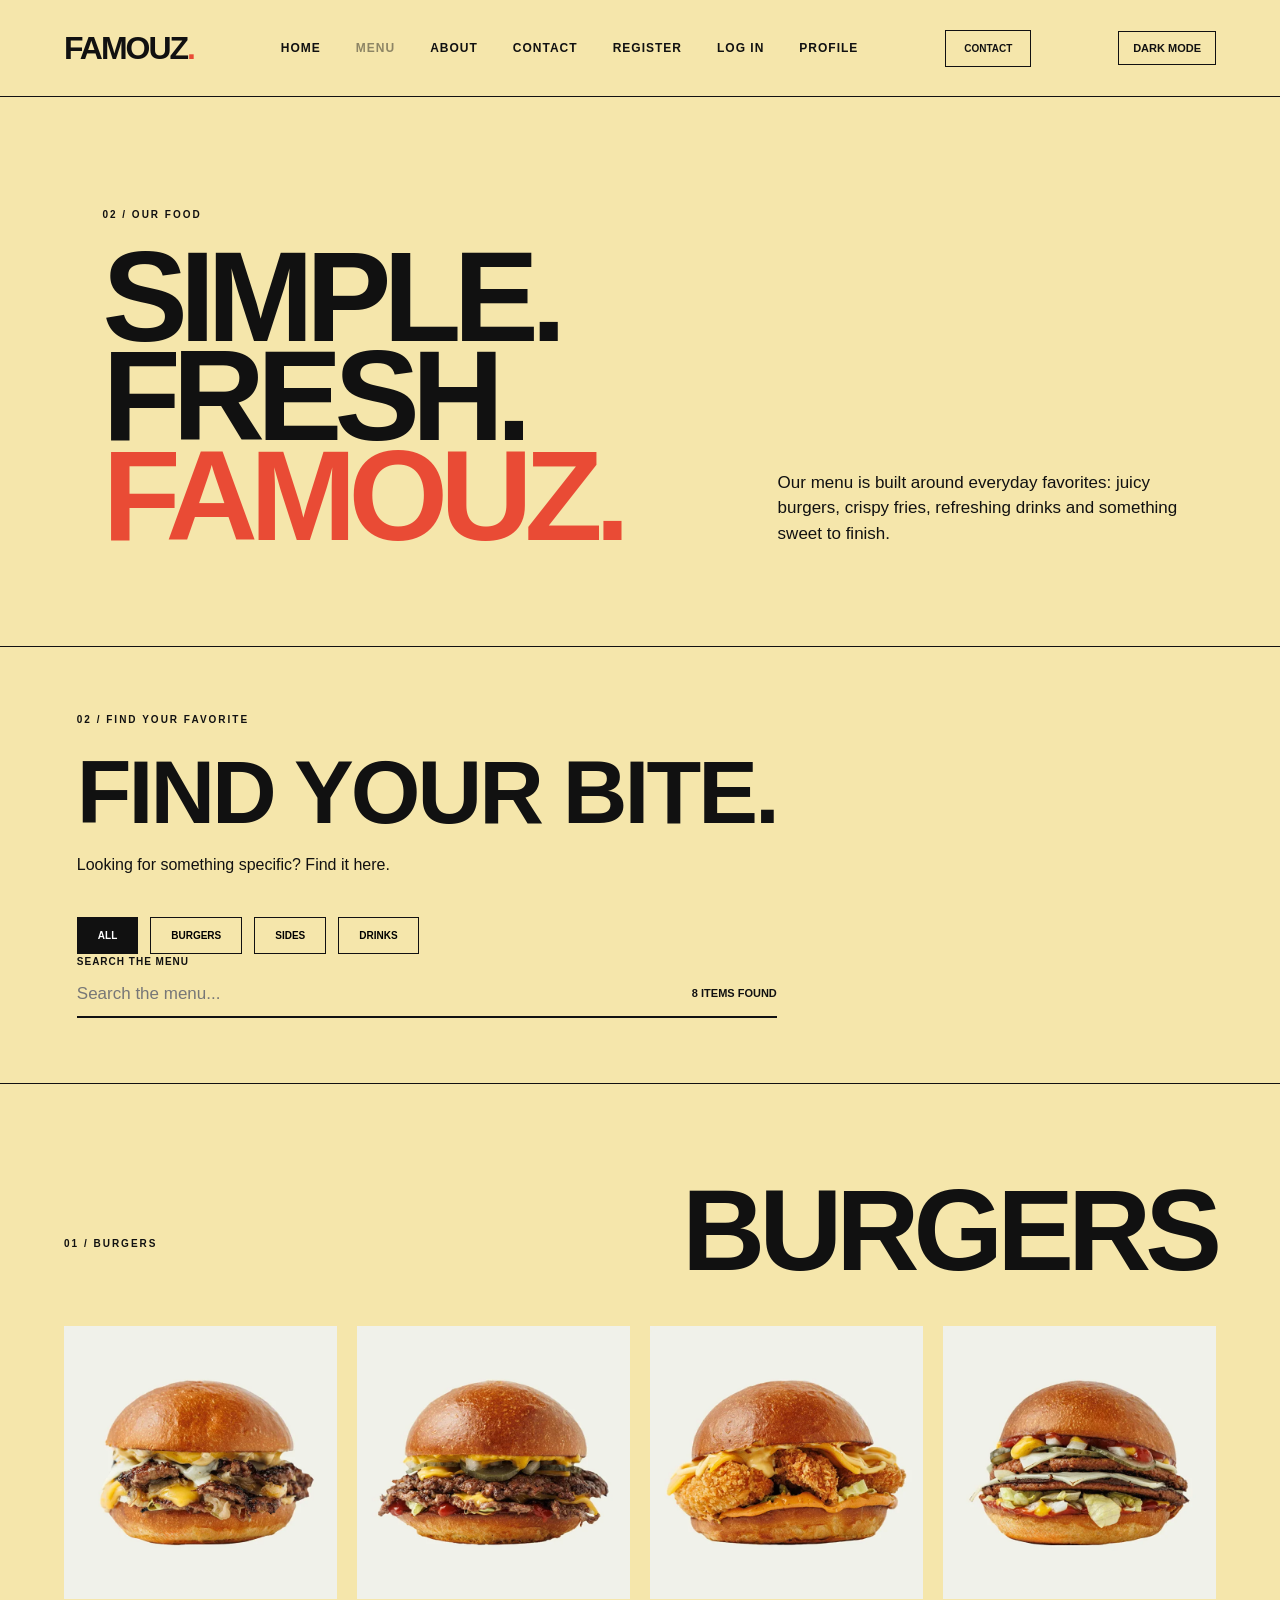
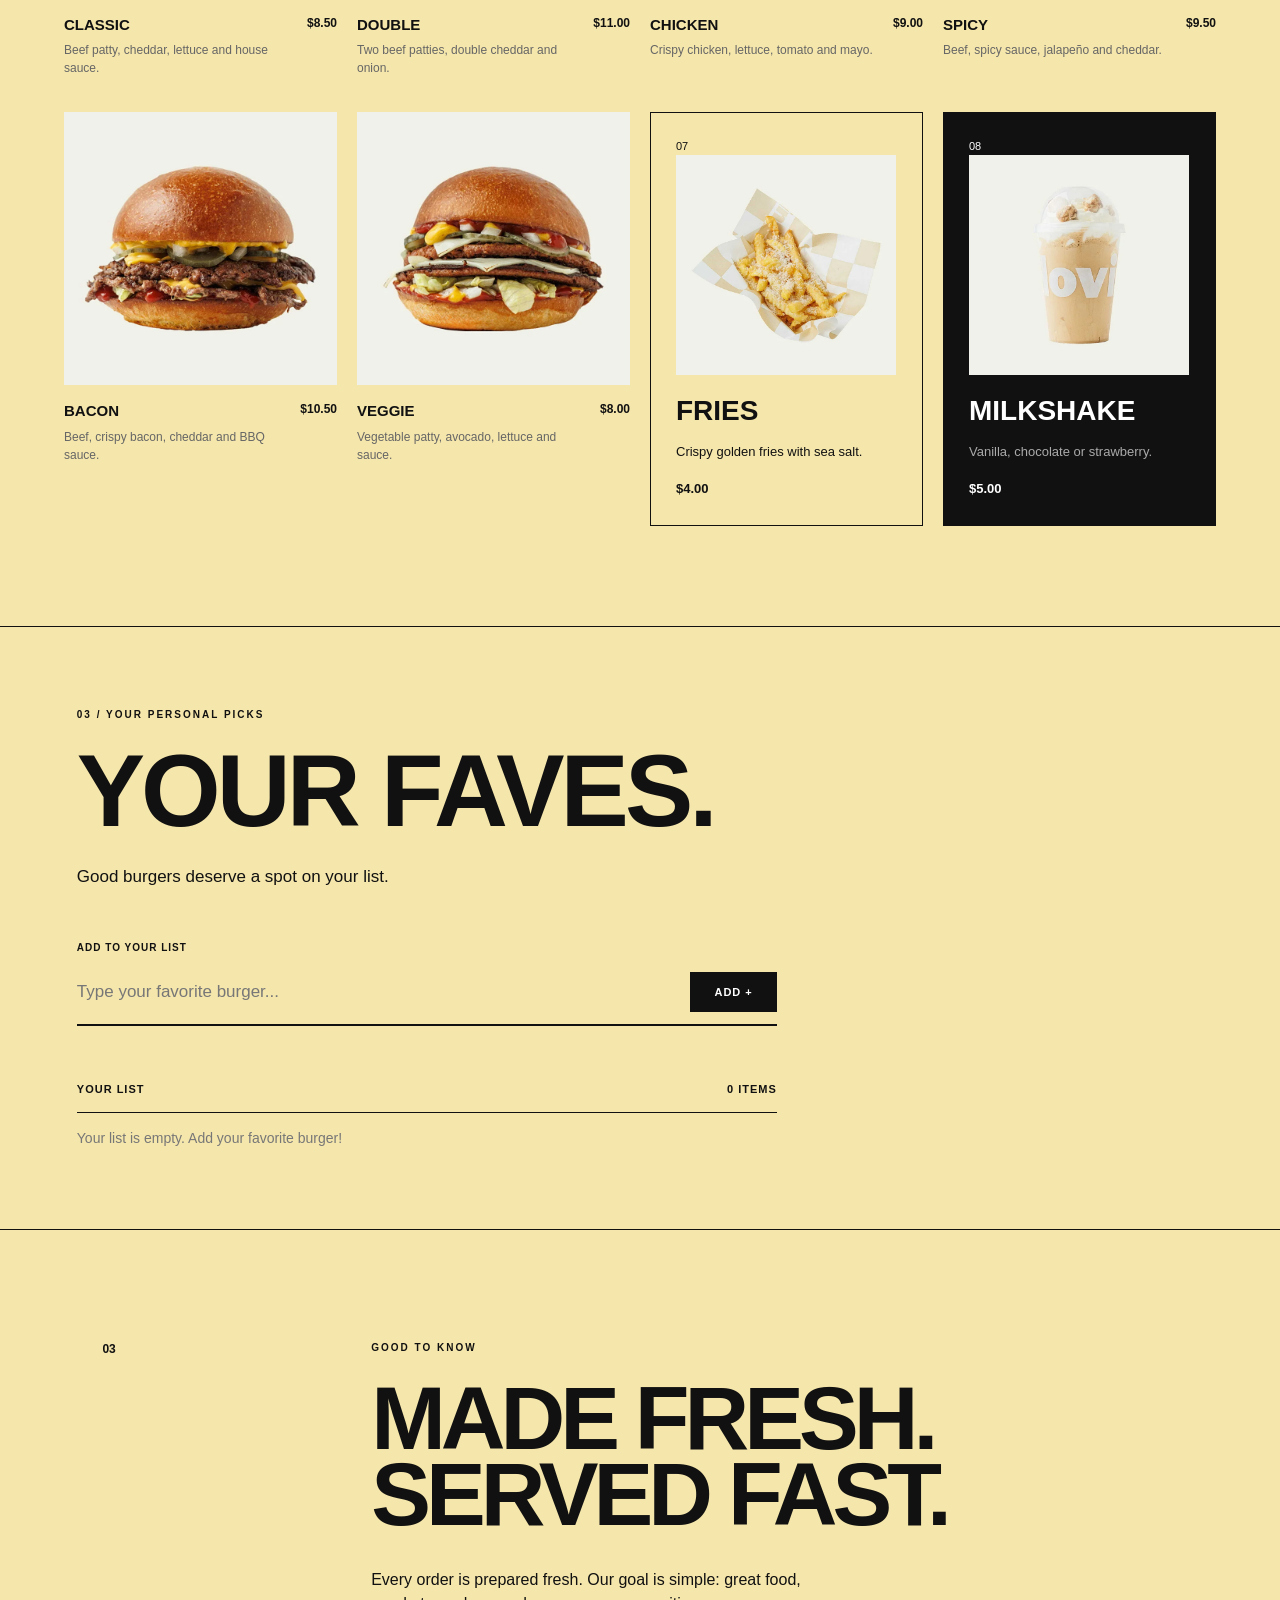
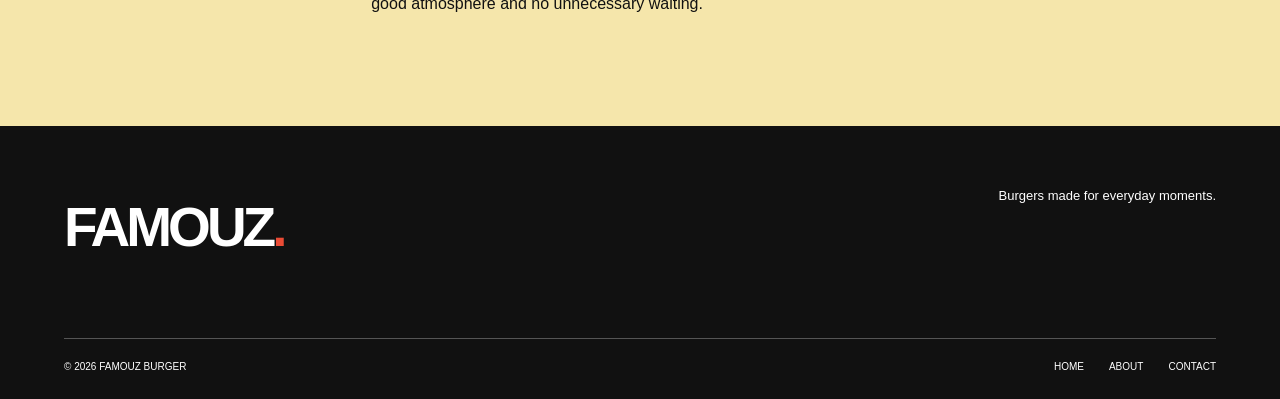
<file: services.html>
<!DOCTYPE html>
<html lang="en">

<head>
    <meta charset="UTF-8">
    <meta name="viewport" content="width=device-width, initial-scale=1.0">
    <meta name="description" content="FAMOUZ Burger menu. Fresh burgers, crispy fries, drinks and desserts.">
    <title>Menu | FAMOUZ Burger</title>

    <link rel="stylesheet" href="css/services.css">
    <link rel="stylesheet" href="css/responsive.css">
    <link rel="stylesheet" href="css/common.css">
</head>

<body>

<header class="site-header">
    <a href="index.html" class="logo">
        FAMOUZ<span>.</span>
    </a>

    <nav class="navigation" aria-label="Main navigation">
        <a href="index.html">HOME</a>
        <a href="services.html" aria-current="page">MENU</a>
        <a href="about.html">ABOUT</a>
        <a href="contact.html">CONTACT</a>
        <a href="register.html">REGISTER</a>
        <a href="login.html">LOG IN</a>
        <a href="profile.html">PROFILE</a>
    </nav>

    <a href="contact.html" class="header-button">
        CONTACT
    </a>
</header>

<main id="main-content">

    <section class="menu-intro">
        <div>
            <p class="section-label">02 / OUR FOOD</p>
            <h1>
                SIMPLE.<br>
                FRESH.<br>
                <span>FAMOUZ.</span>
            </h1>
        </div>

        <div class="menu-description">
            <p>
                Our menu is built around everyday favorites:
                juicy burgers, crispy fries, refreshing drinks
                and something sweet to finish.
            </p>
        </div>
    </section>
    <section class="menu-filter">
        <div class="search-heading">
            <p class="section-label">02 / FIND YOUR FAVORITE</p>
            <h2>FIND YOUR BITE.</h2>
            <p>Looking for something specific? Find it here.</p>
        </div>
        <div class="category-filters" aria-label="Filter menu by category">
    <button type="button" class="filter-button active" data-category="all" aria-pressed="true">
        ALL
    </button>

    <button type="button" class="filter-button" data-category="burgers" aria-pressed="false">
        BURGERS
    </button>

    <button type="button" class="filter-button" data-category="sides" aria-pressed="false">
        SIDES
    </button>

    <button type="button" class="filter-button" data-category="drinks" aria-pressed="false">
        DRINKS
    </button>
</div>
        <div class="search-field">
            <label for="menuSearch">SEARCH THE MENU</label>
            <div class="search-input-row">
                <input type="search" id="menuSearch" placeholder="Search the menu...">
                <span id="searchCount" aria-live="polite">
                    8 items found
                </span>
            </div>
        </div>
    </section>


    <section class="menu-section">
        <div class="menu-heading">
            <p class="section-label">01 / BURGERS</p>
            <h2>BURGERS</h2>
        </div>

        <p id="noResults" hidden>No results found</p>

        <div class="menu-grid">

            <article class="menu-card" data-category="burgers">
                <figure>
                    <img src="images/classicburger.jpg" alt="Classic beef burger with cheddar and sauce">
                </figure>
                <div class="menu-card-info">
                    <h3>CLASSIC</h3>
                    <p>Beef patty, cheddar, lettuce and house sauce.</p>
                    <strong>$8.50</strong>
                </div>
            </article>

            <article class="menu-card" data-category="burgers">
                <figure>
                    <img src="images/cheeseburger1.jpg" alt="Double cheeseburger with two patties">
                </figure>
                <div class="menu-card-info">
                    <h3>DOUBLE</h3>
                    <p>Two beef patties, double cheddar and onion.</p>
                    <strong>$11.00</strong>
                </div>
            </article>

            <article class="menu-card" data-category="burgers">
                <figure>
                    <img src="images/chickenburger.jpg" alt="Crispy chicken burger with lettuce">
                </figure>
                <div class="menu-card-info">
                    <h3>CHICKEN</h3>
                    <p>Crispy chicken, lettuce, tomato and mayo.</p>
                    <strong>$9.00</strong>
                </div>
            </article>

            <article class="menu-card" data-category="burgers">
                <figure>
                    <img src="images/vege.jpg" alt="Spicy burger with jalapenos">
                </figure>
                <div class="menu-card-info">
                    <h3>SPICY</h3>
                    <p>Beef, spicy sauce, jalapeño and cheddar.</p>
                    <strong>$9.50</strong>
                </div>
            </article>

            <article class="menu-card" data-category="burgers">
                <figure>
                    <img src="images/cheeseburger1.jpg" alt="Bacon burger with BBQ sauce">
                </figure>
                <div class="menu-card-info">
                    <h3>BACON</h3>
                    <p>Beef, crispy bacon, cheddar and BBQ sauce.</p>
                    <strong>$10.50</strong>
                </div>
            </article>

            <article class="menu-card" data-category="burgers">
                <figure>
                    <img src="images/vege.jpg" alt="Vegetarian burger with avocado and lettuce">
                </figure>
                <div class="menu-card-info">
                    <h3>VEGGIE</h3>
                    <p>Vegetable patty, avocado, lettuce and sauce.</p>
                    <strong>$8.00</strong>
                </div>
            </article>

            <article class="menu-card simple-card" data-category="sides">
                <div class="card-number">07</div>
                <div>
                    <figure>
                        <img src="images/fries.jpg" alt="Crispy french fries with salt">
                    </figure>
                    <h3>FRIES</h3>
                    <p>Crispy golden fries with sea salt.</p>
                    <strong>$4.00</strong>
                </div>
            </article>

            <article class="menu-card simple-card dark-card" data-category="drinks">
                <div class="card-number">08</div>
                <div>
                    <figure>
                        <img src="images/milkshake.jpg" alt="Cold delicious milkshake">
                    </figure>
                    <h3>MILKSHAKE</h3>
                    <p>Vanilla, chocolate or strawberry.</p>
                    <strong>$5.00</strong>
                </div>
            </article>

        </div>
    </section>
    <section class="favorites-section">
        <p class="section-label">03 / YOUR PERSONAL PICKS</p>
        
        <h2>YOUR FAVES.</h2>
        
        <p class="favorites-description">
            Good burgers deserve a spot on your list.
        </p>
        
        <form id="favoritesForm">
            <label for="favoriteInput">ADD TO YOUR LIST</label>
            <div class="favorites-form-row">
                <input type="text" id="favoriteInput" placeholder="Type your favorite burger...">
                <button type="submit">ADD +</button>
            </div>
        </form>
        <p id="favoriteMessage" aria-live="polite"></p>
        <div class="favorites-list-heading">
            <span>YOUR LIST</span>
            <span id="favoritesCount">0 items</span>
        </div>
        <ul id="favoritesList"></ul>
        <p id="favoritesEmpty">Your list is empty. Add your favorite burger!</p>
    </section>

   

    <section class="menu-note">
        <div class="note-number">
            03
        </div>

        <div>
            <p class="section-label">GOOD TO KNOW</p>
            <h2>
                MADE FRESH.<br>
                SERVED FAST.
            </h2>
            <p>
                Every order is prepared fresh.
                Our goal is simple: great food,
                good atmosphere and no unnecessary waiting.
            </p>
        </div>
    </section>

</main>

<footer class="footer">
    <div class="footer-top">
        <a href="index.html" class="footer-logo">
            FAMOUZ<span>.</span>
        </a>
        <p>Burgers made for everyday moments.</p>
    </div>

    <div class="footer-bottom">
        <span>© 2026 FAMOUZ BURGER</span>
        <div class="footer-links">
            <a href="index.html">HOME</a>
            <a href="about.html">ABOUT</a>
            <a href="contact.html">CONTACT</a>
        </div>
    </div>
</footer>
<script src="https://code.jquery.com/jquery-3.7.1.min.js" defer></script>
<script src="js/menu-interactions.js" defer></script>

<script src="js/theme.js"></script>
</body>
</html>
</file>
<file: css/index.css>
* {
    margin: 0;
    padding: 0;
    box-sizing: border-box;
}

html {
    scroll-behavior: smooth;
}

body {
    font-family: Arial, Helvetica, sans-serif;
    background: #f5e6ab;
    color: #111;
    line-height: 1.5;
}

img {
    max-width: 100%;
    width: 100%;
    height: auto;
    display: block;
    object-fit: cover;
}

a {
    color: inherit;
    text-decoration: none;
}

.site-header {
    width: 100%;
    padding: 20px 5%;
    display: flex;
    align-items: center;
    justify-content: space-between;
    gap: 20px;
    flex-wrap: wrap;
    border-bottom: 1px solid #111;
}

.logo {
    font-size: 32px;
    font-weight: 900;
    letter-spacing: -2px;
}

.logo span,
.footer-logo span {
    color: #e94b35;
}

.navigation {
    display: flex;
    align-items: center;
    gap: 15px;
    flex-wrap: wrap;
    width: 100%;
    order: 3;
}

.navigation a {
    font-size: 12px;
    font-weight: 700;
    letter-spacing: 1px;
    transition: opacity 0.3s;
}

.navigation a:hover,
.navigation a[aria-current="page"] {
    opacity: 0.5;
}

.header-button {
    border: 1px solid #111;
    padding: 10px 20px;
    font-size: 11px;
    font-weight: bold;
    transition: 0.3s;
    display: none; 
}

.header-button:hover {
    background: #111;
    color: white;
}

.hero {
    min-height: auto;
    display: grid;
    grid-template-columns: 1fr;
    border-bottom: 1px solid #111;
}

.hero-content {
    padding: 60px 7%;
    display: flex;
    flex-direction: column;
    justify-content: center;
    align-items: flex-start;
}

.small-label,
.section-label {
    font-size: 10px;
    font-weight: bold;
    letter-spacing: 2px;
    margin-bottom: 25px;
}

.hero h1 {
    font-size: clamp(45px, 7vw, 105px);
    line-height: 0.87;
    letter-spacing: -4px;
    margin-bottom: 35px;
}

.hero h1 span {
    color: #e94b35;
}

.hero-text {
    max-width: 400px;
    font-size: 16px;
    margin-bottom: 35px;
}

.main-button {
    display: inline-flex;
    align-items: center;
    gap: 35px;
    background: #111;
    color: white;
    padding: 16px 22px;
    font-size: 11px;
    font-weight: bold;
    letter-spacing: 1px;
    transition: 0.3s;
}

.main-button:hover {
    background: #e94b35;
}

.hero-image {
    min-height: 350px;
}

.hero-image img {
    height: 100%;
}

.intro {
    display: grid;
    grid-template-columns: 1fr;
    gap: 30px;
    padding: 60px 7%;
    border-bottom: 1px solid #111;
}

.intro-number {
    font-size: 13px;
    font-weight: bold;
}

.intro-content {
    max-width: 850px;
}

.intro-content h2 {
    font-size: clamp(35px, 6vw, 90px);
    line-height: 0.9;
    letter-spacing: -3px;
    max-width: 800px;
    margin-bottom: 35px;
}

.intro-content > p:not(.section-label) {
    max-width: 550px;
    font-size: 17px;
    margin-bottom: 30px;
}

.text-link {
    font-size: 11px;
    font-weight: bold;
    letter-spacing: 1px;
    border-bottom: 1px solid #111;
    padding-bottom: 5px;
}

.bestsellers {
    padding: 70px 6%;
}

.section-heading {
    display: flex;
    flex-direction: column;
    align-items: flex-start;
    gap: 20px;
    margin-bottom: 40px;
}

.section-heading h2 {
    font-size: clamp(40px, 7vw, 100px);
    line-height: 0.8;
    letter-spacing: -3px;
}

.burger-grid {
    display: grid;
    grid-template-columns: 1fr;
    gap: 25px;
}

.burger-card figure {
    overflow: hidden;
    aspect-ratio: 1 / 1;
    margin-bottom: 18px;
}

.burger-card img {
    height: 100%;
    transition: transform 0.5s;
}

.burger-card:hover img {
    transform: scale(1.04);
}

.card-info {
    display: flex;
    justify-content: space-between;
    gap: 20px;
}

.card-info h3 {
    font-size: 15px;
}

.card-info p {
    font-size: 12px;
    color: #666;
    margin-top: 5px;
}

.card-info strong {
    font-size: 13px;
}

.faq-section {
    padding: 60px 7%;
    border-bottom: 1px solid #111;
}

.faq-section h2 {
    font-size: clamp(30px, 5vw, 60px);
    margin-bottom: 30px;
    letter-spacing: -2px;
}

.faq-item {
    margin-bottom: 15px;
    border-bottom: 1px solid #111;
    padding-bottom: 15px;
    cursor: pointer;
}

.faq-item summary {
    font-weight: bold;
    font-size: 16px;
}

.faq-item p {
    margin-top: 10px;
    font-size: 14px;
}

.promo {
    min-height: 500px;
    background:
        linear-gradient(rgba(0,0,0,.25), rgba(0,0,0,.25)),
        url("../images/interior.jpg") center / cover;
    color: white;
    display: flex;
    align-items: center;
    padding: 60px 7%;
}

.promo-content {
    max-width: 600px;
}

.promo h2 {
    font-size: clamp(40px, 7vw, 105px);
    line-height: 0.85;
    letter-spacing: -3px;
    margin-bottom: 30px;
}

.promo p:not(.section-label) {
    max-width: 430px;
    margin-bottom: 30px;
}

.footer {
    background: #111;
    color: white;
    padding: 60px 5% 25px;
}

.footer-top {
    display: flex;
    flex-direction: column;
    gap: 20px;
    padding-bottom: 50px;
}

.footer-logo {
    font-size: 45px;
    font-weight: 900;
    letter-spacing: -3px;
}

.footer-top p {
    max-width: 250px;
    font-size: 13px;
}

.footer-bottom {
    border-top: 1px solid #555;
    padding-top: 20px;
    display: flex;
    justify-content: space-between;
    gap: 20px;
    flex-wrap: wrap;
    font-size: 10px;
}

.footer-links {
    display: flex;
    gap: 20px;
}

.footer a:hover {
    opacity: .6;
}

/* TASK 0: PERSONALIZED WELCOME */

.welcome-section {
    padding: 70px 7%;
    border-bottom: 1px solid #111;
}

.welcome-section h2 {
    font-size: clamp(35px, 6vw, 80px);
    line-height: 0.9;
    letter-spacing: -3px;
    margin-bottom: 25px;
}

.welcome-description {
    font-size: 16px;
    margin-bottom: 30px;
}

.welcome-section label {
    display: block;
    font-size: 11px;
    font-weight: bold;
    letter-spacing: 1px;
    margin-bottom: 10px;
}

.welcome-form {
    display: flex;
    flex-wrap: wrap;
    gap: 10px;
    max-width: 550px;
}

.welcome-form input {
    flex: 1 1 220px;
    min-width: 0;
    padding: 15px;
    border: 1px solid #111;
    background: transparent;
    color: inherit;
    font-family: inherit;
    font-size: 14px;
}

.welcome-form button {
    background: #111;
    color: white;
    border: 1px solid #111;
    padding: 15px 25px;
    font-family: inherit;
    font-size: 11px;
    font-weight: bold;
    letter-spacing: 1px;
    cursor: pointer;
    transition: 0.3s;
}

.welcome-form button:hover {
    background: #e94b35;
    border-color: #e94b35;
}

#welcomeMessage {
    margin-top: 20px;
    font-size: 16px;
    font-weight: bold;
    min-height: 24px;
}

/* TASK 1: LIGHT AND DARK THEME */

.theme-controls {
    display: flex;
    justify-content: flex-end;
    padding: 15px 5%;
    border-bottom: 1px solid #111;
}

#themeBtn {
    background: #111;
    color: white;
    border: 1px solid #111;
    padding: 12px 20px;
    font-family: inherit;
    font-size: 11px;
    font-weight: bold;
    letter-spacing: 1px;
    cursor: pointer;
    transition: 0.3s;
}

#themeBtn:hover {
    background: #e94b35;
    border-color: #e94b35;
}

body.dark-theme {
    background: #111;
    color: #f5e6ab;
}

body.dark-theme .site-header,
body.dark-theme .hero,
body.dark-theme .intro,
body.dark-theme .welcome-section,
body.dark-theme .faq-section,
body.dark-theme .theme-controls {
    border-color: #f5e6ab;
}

body.dark-theme .faq-item {
    border-color: #f5e6ab;
}

body.dark-theme .card-info p {
    color: #d1c7a4;
}

body.dark-theme .text-link {
    border-color: #f5e6ab;
}

body.dark-theme .header-button {
    border-color: #f5e6ab;
}

body.dark-theme .header-button:hover {
    background: #f5e6ab;
    color: #111;
}

body.dark-theme .welcome-form input {
    border-color: #f5e6ab;
}

body.dark-theme .welcome-form input::placeholder {
    color: #c9bf9d;
}

body.dark-theme .welcome-form button,
body.dark-theme #themeBtn {
    background: #f5e6ab;
    color: #111;
    border-color: #f5e6ab;
}

body.dark-theme .welcome-form button:hover,
body.dark-theme #themeBtn:hover {
    background: #e94b35;
    color: white;
    border-color: #e94b35;
}

body.dark-theme .promo {
    color: white;
}

body.dark-theme .footer {
    background: #080808;
    color: white;
}

body.dark-theme .footer-bottom {
    border-color: #555;
}

button:focus-visible,
input:focus-visible {
    outline: 3px solid #e94b35;
    outline-offset: 3px;
}
.error-message {
    color: red;
    margin-top: 12px;
}

.success-message {
    color: green;
    margin-top: 12px;
}
</file>
<file: css/responsive.css>
@media (min-width: 48rem) {

    .site-header {
        padding: 24px 5%;
        flex-wrap: nowrap;
    }

    .navigation {
        order: initial;
        width: auto;
        justify-content: center;
        gap: 35px;
    }

    .header-button {
        display: inline-block;
    }

    .footer-top {
        flex-direction: row;
        justify-content: space-between;
        padding-bottom: 70px;
    }

    .footer-logo {
        font-size: 55px;
        letter-spacing: -4px;
    }

    .footer-links {
        gap: 25px;
    }

    .hero {
        min-height: 680px;
        grid-template-columns: 1fr 1fr;
    }

    .hero-content {
        padding: 80px 8%;
    }

    .hero h1 {
        letter-spacing: -6px;
    }

    .hero-image {
        min-height: 680px;
    }

    .intro {
        grid-template-columns: 25% 75%;
        gap: 0;
        padding: 120px 8%;
    }

    .intro-content h2 {
        letter-spacing: -4px;
    }

    .bestsellers {
        padding: 110px 5%;
    }

    .section-heading {
        flex-direction: row;
        align-items: flex-end;
    }

    .section-heading h2 {
        letter-spacing: -5px;
    }

    .burger-grid {
        grid-template-columns: repeat(3, 1fr);
    }

    .faq-section {
        padding: 80px 8%;
    }

    .promo {
        min-height: 600px;
        padding: 80px 8%;
    }

    .promo h2 {
        letter-spacing: -5px;
    }

    .about-hero {
        padding: 70px 5% 0;
        grid-template-columns: 1fr 1fr;
    }

    .about-title {
        padding: 50px 0;
    }

    .about-title h1 {
        letter-spacing: -8px;
    }

    .about-main-image {
        height: 650px;
    }

    .story {
        padding: 130px 8%;
        grid-template-columns: 25% 75%;
        margin-top: 80px;
        gap: 0;
    }

    .story-content h2 {
        letter-spacing: -5px;
    }

    .values {
        padding: 120px 8%;
        grid-template-columns: 40% 60%;
        gap: 50px;
    }

    .values-heading h2 {
        letter-spacing: -6px;
    }

    .value {
        gap: 40px;
        padding: 35px 0;
    }

    .process {
        grid-template-columns: 1fr 1fr;
    }

    .process-image {
        min-height: 700px;
    }

    .process-content {
        padding: 100px 10%;
    }

    .process h2 {
        letter-spacing: -5px;
    }

    .about-cta {
        padding: 150px 5%;
    }

    .about-cta h2 {
        letter-spacing: -9px;
    }

    .menu-intro {
        min-height: 550px;
        padding: 100px 8%;
        grid-template-columns: 1fr 1fr;
        gap: 0;
    }

    .menu-intro h1 {
        line-height: .78;
        letter-spacing: -8px;
    }

    .menu-description {
        justify-self: end;
    }

    .menu-section {
        padding: 100px 5%;
    }

    .menu-heading {
        flex-direction: row;
        align-items: flex-end;
        justify-content: space-between;
        margin-bottom: 50px;
    }

    .menu-heading h2 {
        letter-spacing: -6px;
    }

    .menu-grid {
        grid-template-columns: repeat(2, 1fr);
    }

    .menu-note {
        grid-template-columns: 25% 75%;
        padding: 110px 8%;
        gap: 0;
    }

    .menu-note h2 {
        letter-spacing: -5px;
        margin-bottom: 35px;
    }

    .contact-hero {
        padding: 120px 8% 100px;
    }

    .contact-hero h1 {
        letter-spacing: -10px;
    }

    .hero-description {
        margin-top: 60px;
    }

    .contact-info {
        grid-template-columns: repeat(3, 1fr);
    }

    .info-card {
        padding: 55px 6%;
        min-height: 280px;
        border-right: 1px solid #111;
        border-bottom: none;
    }

    .info-card h2 {
        margin: 70px 0 20px;
    }

    .contact-form-section {
        padding: 120px 8%;
        grid-template-columns: 40% 60%;
        gap: 80px;
    }

    .form-submit button {
        width: auto;
    }

    .location-section {
        grid-template-columns: 35% 65%;
        min-height: 600px;
    }

    .location-title {
        padding: 90px 8%;
    }

    .social-section {
        padding: 120px 5%;
    }

    .social-section h2 {
        letter-spacing: -5px;
        margin-bottom: 50px;
    }
}

@media (min-width: 64rem) {
    .menu-grid {
        grid-template-columns: repeat(4, 1fr);
    }
}
</file>
<file: css/common.css>
a:focus-visible, button:focus-visible, input:focus-visible, select:focus-visible, textarea:focus-visible { outline: 3px solid #e94b35; outline-offset: 3px; }
.global-theme-button, .account-button { border: 1px solid currentColor; background: transparent; color: inherit; padding: 10px 14px; font: 700 11px Arial,sans-serif; cursor: pointer; transition: transform .2s, background .2s; }
.global-theme-button:hover, .account-button:hover { transform: translateY(-2px); background: #e94b35; color: white; }
body.dark-theme { background: #171717 !important; color: #f5e6c6 !important; }
body.dark-theme :is(.site-header, .contact-hero, .contact-form-section, .register-section, .form-intro, .menu-section, .about-section, .hero, .welcome-section, .menu-card, .faq-section, .contact-info-section) { background-color: #171717 !important; color: #f5e6c6 !important; border-color: #777 !important; }
body.dark-theme :is(h1,h2,h3,p,label,legend,a,input,textarea,select,.navigation a,.logo,.section-label,.form-control,.form-select) { color: #f5e6c6; }
body.dark-theme :is(input,textarea,select) { background-color: #292929; border-color: #aaa; }
body.dark-theme .invalid-feedback, body.dark-theme #registerFeedback, body.dark-theme #loginFeedback { color: #ff9c8e; }
@media(max-width: 1000px) { .site-header { flex-wrap: wrap !important; } .navigation { flex-wrap: wrap !important; gap: 14px !important; } }
@media(max-width:700px) { .navigation { width: 100%; order: 3; } }

/* Keep form controls and secondary actions visible in dark mode. */
body.register-page.dark-theme :is(.form-control, .form-select) {
    background-color: #292929;
    border-color: #b9ad95;
    color: #f5e6c6;
}
body.register-page.dark-theme .choice-group {
    border-color: #777;
}
body.register-page.dark-theme .register-actions .reset-button {
    border-color: #f5e6c6;
    color: #f5e6c6;
}
body.register-page.dark-theme .register-actions .reset-button:hover {
    background: #f5e6c6;
    color: #171717;
}
body.register-page.dark-theme .register-order-button {
    border-color: #f5e6c6;
    color: #f5e6c6;
}
body.register-page.dark-theme .register-order-button:hover {
    background: #f5e6c6;
    color: #171717;
}
body.dark-theme :is(.filter-button, .remove-button) {
    border-color: #f5e6c6;
    color: #f5e6c6;
}
body.dark-theme .filter-button:is(:hover, .active) {
    background: #f5e6c6;
    color: #171717;
}
body.dark-theme input::placeholder,
body.dark-theme textarea::placeholder {
    color: #c8bfae;
    opacity: 1;
}

.form-success { color: #176326; }
.form-error { color: #b32315; }
body.dark-theme .form-success { color: #a9e6ad; }
body.dark-theme .form-error { color: #ffaaa0; }
</file>
<file: css/about.css>
* {
    margin: 0;
    padding: 0;
    box-sizing: border-box;
}

body {
    font-family: Arial, Helvetica, sans-serif;
    background: #f5e6ab;
    color: #111;
    line-height: 1.5;
}

img {
    width: 100%;
    display: block;
}

a {
    color: inherit;
    text-decoration: none;
}

.site-header {
    padding: 24px 5%;
    display: flex;
    align-items: center;
    justify-content: space-between;
    flex-wrap: wrap;
    gap: 15px;
    border-bottom: 1px solid #111;
}

.logo {
    font-size: 32px;
    font-weight: 900;
    letter-spacing: -2px;
}

.logo span,
.footer-logo span {
    color: #e94b35;
}

.navigation {
    display: flex;
    gap: 20px;
    flex-wrap: wrap;
    width: 100%;
    order: 3;
}

.navigation a {
    font-size: 11px;
    font-weight: bold;
    letter-spacing: 1px;
}

.navigation a:hover,
.navigation a[aria-current="page"] {
    opacity: .45;
}

.header-button {
    border: 1px solid #111;
    padding: 10px 20px;
    font-size: 10px;
    font-weight: bold;
    display: none;
}

.about-hero {
    padding: 50px 6% 0;
    display: grid;
    grid-template-columns: 1fr;
    gap: 40px;
}

.section-label {
    font-size: 10px;
    font-weight: bold;
    letter-spacing: 2px;
    margin-bottom: 25px;
}

.about-title {
    padding: 20px 0;
}

.about-title h1 {
    font-size: clamp(60px, 10vw, 150px);
    line-height: .78;
    letter-spacing: -5px;
}

.about-title h1 span {
    color: #e94b35;
}

.about-main-image {
    height: 500px;
}

.about-main-image img {
    height: 100%;
    object-fit: cover;
}

.story {
    padding: 80px 6%;
    display: grid;
    grid-template-columns: 1fr;
    gap: 50px;
    border-top: 1px solid #111;
    border-bottom: 1px solid #111;
    margin-top: 60px;
}

.story-label span {
    font-size: 12px;
    font-weight: bold;
}

.story-label p {
    font-size: 10px;
    letter-spacing: 2px;
    margin-top: 15px;
}

.story-content {
    max-width: 850px;
}

.story-content h2 {
    font-size: clamp(50px, 7vw, 100px);
    line-height: .85;
    letter-spacing: -3px;
    margin-bottom: 50px;
}

.story-content h2 em {
    color: #e94b35;
    font-style: normal;
}

.story-content p {
    max-width: 550px;
    font-size: 17px;
    margin-bottom: 20px;
}

.values {
    padding: 80px 6%;
    display: grid;
    grid-template-columns: 1fr;
    gap: 50px;
}

.values-heading h2 {
    font-size: clamp(60px, 8vw, 120px);
    line-height: .8;
    letter-spacing: -4px;
}

.values-list {
    display: flex;
    flex-direction: column;
}

.value {
    display: flex;
    gap: 40px;
    padding: 35px 0;
    border-top: 1px solid #111;
}

.value:last-child {
    border-bottom: 1px solid #111;
}

.value > span {
    font-size: 11px;
    font-weight: bold;
}

.value h3 {
    font-size: 17px;
    margin-bottom: 8px;
}

.value p {
    font-size: 13px;
    color: #555;
    max-width: 400px;
}

.process {
    background: #111;
    color: white;
    display: grid;
    grid-template-columns: 1fr;
}

.process-image {
    min-height: 450px;
}

.process-image img {
    height: 100%;
    object-fit: cover;
}

.process-content {
    padding: 60px 6%;
}

.process h2 {
    font-size: clamp(55px, 7vw, 100px);
    line-height: .82;
    letter-spacing: -3px;
    margin-bottom: 60px;
}

.process-list {
    list-style: none;
}

.process-list li {
    display: grid;
    grid-template-columns: 35px 1fr;
    gap: 10px;
    padding: 25px 0;
    border-top: 1px solid #555;
}

.process-list span {
    font-size: 11px;
}

.process-list strong {
    font-size: 14px;
}

.process-list p {
    grid-column: 2;
    font-size: 12px;
    color: #aaa;
}

.about-cta {
    text-align: center;
    padding: 100px 6%;
}

.about-cta h2 {
    font-size: clamp(70px, 12vw, 170px);
    line-height: .75;
    letter-spacing: -5px;
    margin-bottom: 50px;
}

.about-cta h2 span {
    color: #e94b35;
}

.footer {
    background: #111;
    color: white;
    padding: 60px 5% 25px;
}

.footer-top {
    display: flex;
    flex-direction: column;
    gap: 30px;
    padding-bottom: 70px;
}

.footer-logo {
    font-size: 55px;
    font-weight: 900;
    letter-spacing: -4px;
}

.footer-top p {
    font-size: 13px;
}

.footer-bottom {
    border-top: 1px solid #555;
    padding-top: 20px;
    display: flex;
    justify-content: space-between;
    flex-wrap: wrap;
    gap: 20px;
    font-size: 10px;
}

.footer-links {
    display: flex;
    gap: 25px;
}
</file>
<file: css/contact.css>
* {
    margin: 0;
    padding: 0;
    box-sizing: border-box;
}

body {
    font-family: Arial, Helvetica, sans-serif;
    font-weight: 500;
    background: #f5e6ab;
    color: #111;
    line-height: 1.5;
}

a {
    color: inherit;
    text-decoration: none;
}

a:focus-visible,
button:focus-visible,
summary:focus-visible {
    outline: 3px solid #111;
    outline-offset: 3px;
}

.site-header {
    padding: 24px 5%;
    display: flex;
    align-items: center;
    justify-content: space-between;
    gap: 30px;
    border-bottom: 1px solid #111;
    flex-wrap: wrap;
}

.logo {
    font-size: 32px;
    font-weight: 900;
    letter-spacing: -2px;
}

.logo span,
.footer-logo span {
    color: #e94b35;
}

.navigation {
    display: flex;
    gap: 20px;
    flex-wrap: wrap;
    order: 3;
    width: 100%;
}

.navigation a {
    font-size: 11px;
    font-weight: bold;
    letter-spacing: 1px;
}

.navigation a:hover,
.navigation a[aria-current="page"] {
    opacity: .45;
}

.header-button {
    display: none;
    border: 1px solid #111;
    padding: 10px 20px;
    font-size: 10px;
    font-weight: bold;
}

.contact-hero {
    padding: 80px 6%;
    border-bottom: 1px solid #111;
}

.section-label {
    font-size: 10px;
    font-weight: bold;
    letter-spacing: 2px;
    margin-bottom: 30px;
}

.contact-hero h1 {
    font-size: clamp(60px, 13vw, 180px);
    line-height: .8;
    letter-spacing: -6px;
}

.contact-hero h1 span {
    color: #e94b35;
}

.hero-description {
    max-width: 420px;
    font-size: 16px;
    margin-top: 40px;
}

.contact-info {
    display: grid;
    grid-template-columns: 1fr;
    border-bottom: 1px solid #111;
}

.info-card {
    padding: 45px 6%;
    min-height: 220px;
    border-bottom: 1px solid #111;
}

.info-card:last-child {
    border-bottom: none;
}

.number {
    font-size: 11px;
    font-weight: bold;
}

.info-card h2 {
    font-size: 20px;
    margin: 30px 0 15px;
}

.info-card address,
.info-card p {
    font-style: normal;
    font-size: 13px;
    margin-bottom: 8px;
}

.contact-form-section {
    padding: 80px 6%;
    display: grid;
    grid-template-columns: 1fr;
    gap: 40px;
    border-bottom: 1px solid #111;
}

.form-intro h2 {
    font-size: clamp(40px, 8vw, 100px);
    line-height: .85;
    letter-spacing: -4px;
    margin-bottom: 20px;
}

#demo-note {
    font-size: 13px;
    color: #666;
    max-width: 400px;
}

.contact-form {
    display: flex;
    flex-direction: column;
    gap: 25px;
}

.form-group {
    display: flex;
    flex-direction: column;
    gap: 8px;
}

.form-group label {
    font-size: 10px;
    font-weight: bold;
    letter-spacing: 1px;
}

.form-group input,
.form-group textarea {
    width: 100%;
    border: none;
    border-bottom: 1px solid #111;
    background: transparent;
    padding: 12px 0;
    font-family: inherit;
    font-size: 14px;
    outline: none;
    resize: vertical;
}

.form-group input:focus,
.form-group textarea:focus {
    border-bottom: 2px solid #e94b35;
}

.form-submit button {
    border: none;
    background: #111;
    color: white;
    padding: 18px 30px;
    font-size: 11px;
    font-weight: bold;
    cursor: pointer;
    transition: .3s;
    width: 100%;
}

.form-submit button:hover {
    background: #e94b35;
}

.faq-section {
    padding: 80px 6%;
    border-bottom: 1px solid #111;
}

.faq-heading h2 {
    font-size: clamp(40px, 8vw, 100px);
    line-height: .85;
    letter-spacing: -4px;
    margin-bottom: 30px;
}

/* TASK 2: INTERACTIVE FAQ */

.faq-item {
    border-bottom: 1px solid #111;
    padding: 20px 0;
}

.faq-item:first-child {
    border-top: 1px solid #111;
}

.faq-question {
    width: 100%;
    display: flex;
    justify-content: space-between;
    align-items: center;
    gap: 20px;

    background: transparent;
    border: none;
    padding: 0;

    color: #111;
    font-family: Arial, Helvetica, sans-serif;
    font-size: 16px;
    font-weight: bold;
    text-align: left;

    cursor: pointer;
}

.faq-question::after {
    content: "+";
    font-size: 20px;
    font-weight: bold;
}

.faq-question[aria-expanded="true"]::after {
    content: "−";
}

.faq-answer {
    margin-top: 15px;
    font-size: 14px;
    color: #444;
}

.faq-answer[hidden] {
    display: none !important;
}

.faq-question:focus-visible {
    outline: 3px solid #e94b35;
    outline-offset: 5px;
}

.location-section {
    display: grid;
    grid-template-columns: 1fr;
    border-bottom: 1px solid #111;
}

.location-title {
    padding: 70px 6%;
}

.location-title h2 {
    font-size: clamp(50px, 8vw, 110px);
    line-height: .8;
    letter-spacing: -4px;
}

.map-placeholder {
    background: linear-gradient(135deg, #ffffff, #f5e6ab);
    display: flex;
    justify-content: center;
    align-items: center;
    padding: 60px 5%;
}

.map-content {
    background: #111;
    color: white;
    padding: 40px;
    width: 100%;
    max-width: 320px;
    text-align: center;
}

.map-content span {
    font-size: 35px;
    font-weight: 900;
}

.map-content p {
    font-size: 12px;
    margin: 20px 0;
}

.map-button {
    display: inline-block;
    border: 1px solid white;
    padding: 10px 15px;
    font-size: 10px;
}

.map-button:hover {
    background: white;
    color: #111;
}

.social-section {
    text-align: center;
    padding: 80px 6%;
}

.social-section h2 {
    font-size: clamp(35px, 8vw, 110px);
    letter-spacing: -3px;
    margin-bottom: 40px;
}

.social-links {
    display: flex;
    justify-content: center;
    gap: 35px;
    flex-wrap: wrap;
}

.social-links a {
    font-size: 11px;
    font-weight: bold;
    border-bottom: 1px solid #111;
}

.footer {
    background: #111;
    color: white;
    padding: 60px 5% 25px;
}

.footer-top {
    display: flex;
    flex-direction: column;
    gap: 30px;
    padding-bottom: 50px;
}

.footer-logo {
    font-size: 45px;
    font-weight: 900;
    letter-spacing: -3px;
}

.footer-top p {
    font-size: 13px;
}

.footer-bottom {
    border-top: 1px solid #555;
    padding-top: 20px;
    display: flex;
    justify-content: space-between;
    flex-wrap: wrap;
    gap: 20px;
    font-size: 10px;
}

.footer-links {
    display: flex;
    gap: 25px;
}

.contact-form .form-control {
    border-radius: 0;
    background-color: transparent;
    color: #111;
    box-shadow: none;
}

.contact-form .form-control:focus {
    border-color: #e94b35;
    box-shadow: none;
}

.contact-form.was-validated .form-control:invalid {
    border-bottom: 2px solid #e94b35;
}

.contact-form.was-validated .form-control:valid {
    border-bottom: 1px solid #111;
}

.contact-form .invalid-feedback {
    font-size: 12px;
}

#contactFeedback {
    font-size: 13px;
    margin-top: 10px;
}
.logo,
.navigation a,
.contact-hero h1,
.form-intro h2,
.info-card h2,
.faq-heading h2,
.location-title h2,
.social-section h2 {
    font-family: Arial, Helvetica, sans-serif;
    font-weight: 700;
}

.faq-status {
    display: none;
    margin-top: 25px;
    padding: 15px;
    background: #111;
    color: white;
    font-size: 13px;
    font-weight: bold;
}
.contact-form .form-control.is-invalid {
    border-bottom: 2px solid #e94b35;
}

.contact-form .form-control.is-valid {
    border-bottom: 1px solid green;
}

.contact-form .form-control.is-invalid + .invalid-feedback {
    display: block;
}
</file>
<file: css/register.css>
* {
    margin: 0;
    padding: 0;
    box-sizing: border-box;
}

html {
    scroll-behavior: smooth;
}

body.register-page {
    font-family: Arial, Helvetica, sans-serif;
    background: #f5e6ab;
    color: #111;
    line-height: 1.5;
}

.register-page img {
    max-width: 100%;
    display: block;
    object-fit: cover;
}

.register-page a {
    color: inherit;
    text-decoration: none;
}


.register-page .site-header {
    width: 100%;
    min-height: 103px;
    padding: 20px 5%;
    display: flex;
    align-items: center;
    justify-content: space-between;
    gap: 20px;
    flex-wrap: nowrap;
    border-bottom: 1px solid #111;
    background: #f5e6ab;
}

.register-page .header-container {
    display: contents;
}

.register-page .logo {
    flex: 0 0 auto;
    font-size: 32px;
    font-weight: 900;
    letter-spacing: -2px;
    line-height: 1;
    color: #111;
}

.register-page .logo span {
    color: #e94b35;
}

.register-page .navigation {
    display: flex;
    align-items: center;
    justify-content: center;
    gap: 35px;
    flex-wrap: nowrap;
    width: auto;
    order: 0;
    margin: 0;
    padding: 0;
}

.register-page .navigation a {
    font-size: 12px;
    font-weight: 700;
    letter-spacing: 1px;
    white-space: nowrap;
    color: #111;
    transition: opacity 0.3s;
}

.register-page .navigation a:hover,
.register-page .navigation a[aria-current="page"] {
    opacity: 0.5;
}

.register-page .register-order-button {
    flex: 0 0 auto;
    display: inline-flex;
    align-items: center;
    justify-content: center;
    border: 1px solid #111;
    padding: 10px 20px;
    background: transparent;
    color: #111;
    font-size: 11px;
    font-weight: 700;
    white-space: nowrap;
    transition: 0.3s;
}

.register-page .register-order-button:hover {
    background: #111;
    color: white;
}


.register-page .contact-hero {
    min-height: 0;
    padding: 100px 7% 70px;
    display: block;
    text-align: left;
    background: #f5e6ab;
    color: #111;
    border-bottom: 1px solid #111;
}

.register-page .contact-hero .section-label {
    font-size: 10px;
    font-weight: 700;
    letter-spacing: 2px;
    margin-bottom: 25px;
}

.register-page .contact-hero h1 {
    max-width: 1000px;
    margin: 0 0 30px;
    font-family: Arial, Helvetica, sans-serif;
    font-size: clamp(45px, 7vw, 105px);
    font-weight: 900;
    line-height: 0.87;
    letter-spacing: -4px;
    color: #111;
}

.register-page .contact-hero > p:last-child {
    max-width: 450px;
    margin: 0;
    font-size: 16px;
    font-weight: 400;
}

.register-page .register-section {
    display: grid;
    grid-template-columns: minmax(220px, 0.7fr) minmax(0, 1.3fr);
    gap: 60px;
    padding: 80px 7%;
    background: #f5e6ab;
    color: #111;
}

.register-page .form-intro {
    max-width: 400px;
}

.register-page .form-intro .section-label {
    font-size: 10px;
    font-weight: 700;
    letter-spacing: 2px;
    margin-bottom: 25px;
}

.register-page .form-intro h2 {
    font-size: clamp(35px, 5vw, 65px);
    font-weight: 900;
    line-height: 0.9;
    letter-spacing: -3px;
    margin-bottom: 25px;
    color: #111;
}

.register-page .form-intro p:not(.section-label) {
    max-width: 350px;
    font-size: 16px;
}

.register-page .contact-form {
    width: 100%;
    max-width: 700px;
    margin: 0;
}

.register-page .form-group {
    margin-bottom: 28px;
}

.register-page .form-group > label,
.register-page .choice-group legend {
    display: block;
    margin-bottom: 10px;
    color: #111;
    font-size: 11px;
    font-weight: 700;
    letter-spacing: 1px;
}

.register-page .form-control,
.register-page .form-select {
    display: block;
    width: 100%;
    min-height: 50px;
    padding: 14px 15px;
    border: 1px solid #111;
    border-radius: 0;
    background-color: transparent;
    color: #111;
    font-family: Arial, Helvetica, sans-serif;
    font-size: 15px;
    box-shadow: none;
}

.register-page .form-control:focus,
.register-page .form-select:focus {
    border-color: #e94b35;
    outline: 0;
    box-shadow: 0 0 0 2px rgba(233, 75, 53, 0.18);
}

.register-page .form-select option {
    background: #fffdf5;
    color: #111;
}


.register-page .invalid-feedback {
    margin-top: 8px;
    color: #c93825;
    font-size: 13px;
}

.register-page .was-validated .form-control:invalid,
.register-page .was-validated .form-select:invalid {
    border-color: #e94b35;
}

.register-page .was-validated .form-control:valid,
.register-page .was-validated .form-select:valid {
    border-color: #111;
}

.register-page .choice-group {
    min-width: 0;
    border: 0;
    border-top: 1px solid #111;
    padding: 22px 0 0;
    margin: 35px 0;
}

.register-page .choice-group legend {
    float: none;
    width: auto;
    padding: 0;
    margin-bottom: 18px;
}

.register-page .choice-option {
    display: inline-flex;
    align-items: center;
    gap: 10px;
    margin: 0 25px 12px 0;
    font-size: 14px;
    font-weight: 400;
    cursor: pointer;
}

.register-page .choice-option input {
    width: 16px;
    height: 16px;
    margin: 0;
    accent-color: #e94b35;
    cursor: pointer;
}

.register-page .register-actions {
    display: flex;
    flex-wrap: wrap;
    align-items: center;
    gap: 15px;
    margin-top: 35px;
}

.register-page .register-actions button {
    min-height: 50px;
    padding: 15px 24px;
    border: 1px solid #111;
    border-radius: 0;
    background: #111;
    color: white;
    font-family: Arial, Helvetica, sans-serif;
    font-size: 11px;
    font-weight: 700;
    letter-spacing: 1px;
    cursor: pointer;
    transition: 0.3s;
}

.register-page .register-actions button:hover {
    background: #e94b35;
    border-color: #e94b35;
}

.register-page .register-actions .reset-button {
    background: transparent;
    color: #111;
    border-color: #111;
}

.register-page .register-actions .reset-button:hover {
    background: #111;
    color: white;
}

.register-page #registerFeedback {
    margin-top: 22px;
    font-size: 14px;
    font-weight: 700;
}

.register-page .demo-note {
    margin-top: 20px;
    color: #444;
    font-size: 12px;
}

.register-page .footer {
    background: #111;
    color: white;
    padding: 40px 5% 25px;
}

.register-page .footer p {
    margin-bottom: 0;
    font-size: 12px;
}

@media (max-width: 1000px) {
    .register-page .site-header {
        flex-wrap: wrap;
    }

    .register-page .navigation {
        gap: 18px;
    }

    .register-page .register-section {
        grid-template-columns: 1fr;
        gap: 35px;
    }
}

@media (max-width: 700px) {
    .register-page .site-header {
        min-height: 0;
        padding: 20px 5%;
        flex-wrap: wrap;
    }

    .register-page .navigation {
        width: 100%;
        order: 3;
        justify-content: flex-start;
        flex-wrap: wrap;
        gap: 16px;
    }

    .register-page .register-order-button {
        margin-left: auto;
    }

    .register-page .contact-hero {
        padding: 65px 6% 45px;
    }

    .register-page .contact-hero h1 {
        font-size: clamp(40px, 10vw, 65px);
        letter-spacing: -2px;
    }

    .register-page .register-section {
        padding: 50px 6%;
        gap: 30px;
    }

    .register-page .register-actions {
        flex-direction: column;
        align-items: stretch;
    }

    .register-page .register-actions button {
        width: 100%;
    }

    .register-page .choice-option {
        display: flex;
        margin-right: 0;
    }
}

@media (max-width: 400px) {
    .register-page .logo {
        font-size: 29px;
    }

    .register-page .navigation {
        gap: 12px;
    }

    .register-page .navigation a {
        font-size: 10px;
    }

    .register-page .register-order-button {
        padding: 9px 12px;
    }
}
</file>
<file: css/services.css>
* {
    margin: 0;
    padding: 0;
    box-sizing: border-box;
}

body {
    font-family: Arial, Helvetica, sans-serif;
    background: #f5e6ab;
    color: #111;
    line-height: 1.5;
}

img {
    width: 100%;
    display: block;
    object-fit: cover;
}

figure {
    margin: 0;
}

a {
    color: inherit;
    text-decoration: none;
}

a:focus-visible,
button:focus-visible {
    outline: 3px solid #111;
    outline-offset: 3px;
}

.site-header {
    padding: 24px 5%;
    display: flex;
    align-items: center;
    justify-content: space-between;
    gap: 30px;
    border-bottom: 1px solid #111;
    flex-wrap: wrap;
}

.logo {
    font-size: 32px;
    font-weight: 900;
    letter-spacing: -2px;
}

.logo span,
.footer-logo span {
    color: #e94b35;
}

.navigation {
    display: flex;
    gap: 20px;
    align-items: center;
    flex-wrap: wrap;
    order: 3;
    width: 100%;
}

.navigation a {
    font-size: 12px;
    font-weight: bold;
    letter-spacing: 1px;
}

.navigation a:hover,
.navigation a[aria-current="page"] {
    opacity: .45;
}

.header-button {
    display: none;
    border: 1px solid #111;
    padding: 10px 18px;
    font-size: 10px;
    font-weight: bold;
}

.header-button:hover {
    background: #111;
    color: white;
}

.menu-intro {
    padding: 70px 6%;
    display: grid;
    grid-template-columns: 1fr;
    gap: 40px;
    align-items: end;
    border-bottom: 1px solid #111;
}

.section-label {
    font-size: 10px;
    letter-spacing: 2px;
    font-weight: bold;
    margin-bottom: 25px;
}

.menu-intro h1 {
    font-size: clamp(50px, 10vw, 145px);
    line-height: .85;
    letter-spacing: -5px;
}

.menu-intro h1 span {
    color: #e94b35;
}

.menu-description {
    max-width: 400px;
    font-size: 17px;
}

.menu-filter {
    padding: 25px 5%;
    display: flex;
    gap: 10px;
    flex-wrap: wrap;
    border-bottom: 1px solid #111;
}

.filter-button {
    background: transparent;
    border: 1px solid #111;
    padding: 12px 20px;
    font-size: 10px;
    font-weight: bold;
    cursor: pointer;
    transition: .3s;
}

.filter-button:hover,
.filter-button.active {
    background: #111;
    color: white;
}

.menu-section {
    padding: 70px 6%;
}

.menu-heading {
    display: flex;
    flex-direction: column;
    align-items: flex-start;
    gap: 20px;
    margin-bottom: 40px;
}

.menu-heading h2 {
    font-size: clamp(50px, 9vw, 120px);
    line-height: .8;
    letter-spacing: -4px;
}

.menu-grid {
    display: grid;
    grid-template-columns: 1fr;
    gap: 35px 20px;
}

.menu-card figure {
    aspect-ratio: 1 / 1;
    overflow: hidden;
    margin-bottom: 15px;
}

.menu-card img {
    height: 100%;
    transition: .5s;
}

.menu-card:hover img {
    transform: scale(1.05);
}

.menu-card-info {
    position: relative;
    padding-right: 50px;
}

.menu-card-info h3 {
    font-size: 15px;
    margin-bottom: 5px;
}

.menu-card-info p {
    font-size: 12px;
    color: #666;
}

.menu-card-info strong {
    position: absolute;
    right: 0;
    top: 0;
    font-size: 12px;
}

.simple-card {
    min-height: 280px;
    padding: 25px;
    border: 1px solid #111;
    display: flex;
    flex-direction: column;
    justify-content: space-between;
}

.card-number {
    font-size: 11px;
}


.simple-card figure {
    width: 220px;
    max-width: 100%;
    margin-bottom: 15px;
}

.simple-card figure img {
    width: 100%;
    height: auto;
    object-fit: contain;
}

.simple-card h3 {
    font-size: 28px;
    margin-bottom: 10px;
}

.simple-card p {
    font-size: 13px;
    max-width: 200px;
    margin-bottom: 15px;
}

.simple-card strong {
    font-size: 13px;
}

.dark-card {
    background: #111;
    color: white;
    border-color: #111;
}

.dark-card p {
    color: #aaa;
}

.menu-note {
    border-top: 1px solid #111;
    display: grid;
    grid-template-columns: 1fr;
    gap: 30px;
    padding: 70px 6%;
}

.note-number {
    font-size: 12px;
    font-weight: bold;
}

.menu-note h2 {
    font-size: clamp(40px, 7vw, 100px);
    line-height: .85;
    letter-spacing: -4px;
    margin-bottom: 25px;
}

.menu-note p:not(.section-label) {
    max-width: 450px;
    font-size: 16px;
}

.footer {
    background: #111;
    color: white;
    padding: 60px 5% 25px;
}

.footer-top {
    display: flex;
    flex-direction: column;
    gap: 30px;
    padding-bottom: 50px;
}

.footer-logo {
    font-size: 45px;
    font-weight: 900;
    letter-spacing: -3px;
}

.footer-top p {
    font-size: 13px;
}

.footer-bottom {
    border-top: 1px solid #555;
    padding-top: 20px;
    display: flex;
    justify-content: space-between;
    flex-wrap: wrap;
    gap: 20px;
    font-size: 10px;
}

.footer-links {
    display: flex;
    gap: 25px;
}

/* TASK 3: LIVE SEARCH */

.menu-filter {
    display: block;
    padding: 65px 6%;
    border-bottom: 1px solid #111;
}

.search-heading {
    margin-bottom: 40px;
}

.search-heading h2 {
    font-size: clamp(40px, 7vw, 90px);
    line-height: 0.9;
    letter-spacing: -3px;
    margin-bottom: 20px;
}

.search-heading > p:last-child {
    font-size: 16px;
    max-width: 450px;
}

.search-field {
    max-width: 700px;
}

.search-field label {
    display: block;
    font-size: 10px;
    font-weight: bold;
    letter-spacing: 1px;
    margin-bottom: 15px;
}

.search-input-row {
    display: flex;
    align-items: center;
    gap: 20px;
    border-bottom: 2px solid #111;
    padding-bottom: 12px;
}

.search-input-row input {
    flex: 1;
    min-width: 0;
    border: none;
    outline: none;
    background: transparent;
    font-family: inherit;
    font-size: 17px;
    color: #111;
}

.search-input-row input::placeholder {
    color: #777;
}

#searchCount {
    font-size: 11px;
    font-weight: bold;
    white-space: nowrap;
    text-transform: uppercase;
}

#noResults {
    font-size: 18px;
    font-weight: bold;
    margin-bottom: 30px;
}

.menu-card[hidden],
#noResults[hidden] {
    display: none !important;
}

.search-input-row:focus-within {
    border-bottom-color: #e94b35;
}

.favorites-section {
    padding: 80px 6%;
    border-top: 1px solid #111;
}

.favorites-section h2 {
    font-size: clamp(45px, 8vw, 105px);
    line-height: 0.85;
    letter-spacing: -4px;
    margin-bottom: 30px;
}

.favorites-description {
    font-size: 17px;
    max-width: 450px;
    margin-bottom: 50px;
}

#favoritesForm {
    max-width: 700px;
}

#favoritesForm label {
    display: block;
    font-size: 10px;
    font-weight: bold;
    letter-spacing: 1px;
    margin-bottom: 15px;
}

.favorites-form-row {
    display: flex;
    align-items: center;
    gap: 15px;
    border-bottom: 2px solid #111;
    padding-bottom: 10px;
}

.favorites-form-row:focus-within {
    border-bottom-color: #e94b35;
}

.favorites-form-row input {
    flex: 1;
    min-width: 0;
    padding: 12px 0;
    background: transparent;
    border: none;
    outline: none;
    color: #111;
    font-family: inherit;
    font-size: 17px;
}

.favorites-form-row input::placeholder {
    color: #777;
}

.favorites-form-row button {
    flex-shrink: 0;
    background: #111;
    color: white;
    border: none;
    padding: 14px 24px;
    font-family: inherit;
    font-size: 11px;
    font-weight: bold;
    letter-spacing: 1px;
    cursor: pointer;
    transition: 0.3s;
}

.favorites-form-row button:hover {
    background: #e94b35;
}

#favoriteMessage {
    margin-top: 15px;
    font-size: 13px;
    font-weight: bold;
}

.favorites-list-heading {
    display: flex;
    justify-content: space-between;
    gap: 20px;
    max-width: 700px;
    margin-top: 55px;
    padding-bottom: 15px;
    border-bottom: 1px solid #111;
    font-size: 11px;
    font-weight: bold;
    letter-spacing: 1px;
}

#favoritesList {
    list-style: none;
    max-width: 700px;
}

#favoritesList li {
    display: flex;
    justify-content: space-between;
    align-items: center;
    gap: 15px;
    padding: 20px 0;
    border-bottom: 1px solid #111;
    font-size: 16px;
    font-weight: bold;
}

.remove-button {
    background: transparent;
    border: 1px solid #111;
    padding: 10px 16px;
    font-family: inherit;
    font-size: 10px;
    font-weight: bold;
    cursor: pointer;
    transition: 0.3s;
}

.remove-button:hover {
    background: #e94b35;
    border-color: #e94b35;
    color: white;
}

#favoritesCount {
    text-transform: uppercase;
}

.search-input-row input:focus-visible,
.favorites-form-row input:focus-visible {
    outline: 2px solid #e94b35;
    outline-offset: 3px;
}

@media (max-width: 480px) {
    .search-input-row {
        flex-wrap: wrap;
    }

    .search-input-row input {
        flex-basis: 100%;
    }

    .favorites-section,
    .menu-filter {
        padding-top: 55px;
        padding-bottom: 55px;
    }
}

.category-filters {
    display: flex;
    flex-wrap: wrap;
    gap: 12px;
    margin-top: 30px;
}

.menu-card[hidden] {
    display: none !important;
}

.filter-button:focus-visible {
    outline: 3px solid #e94b35;
    outline-offset: 4px;
}
#favoritesEmpty {
    margin-top: 15px;
    font-size: 14px;
    color: #777;
}

.remove-button {
    margin-left: 15px;
    cursor: pointer;
}
</file>
